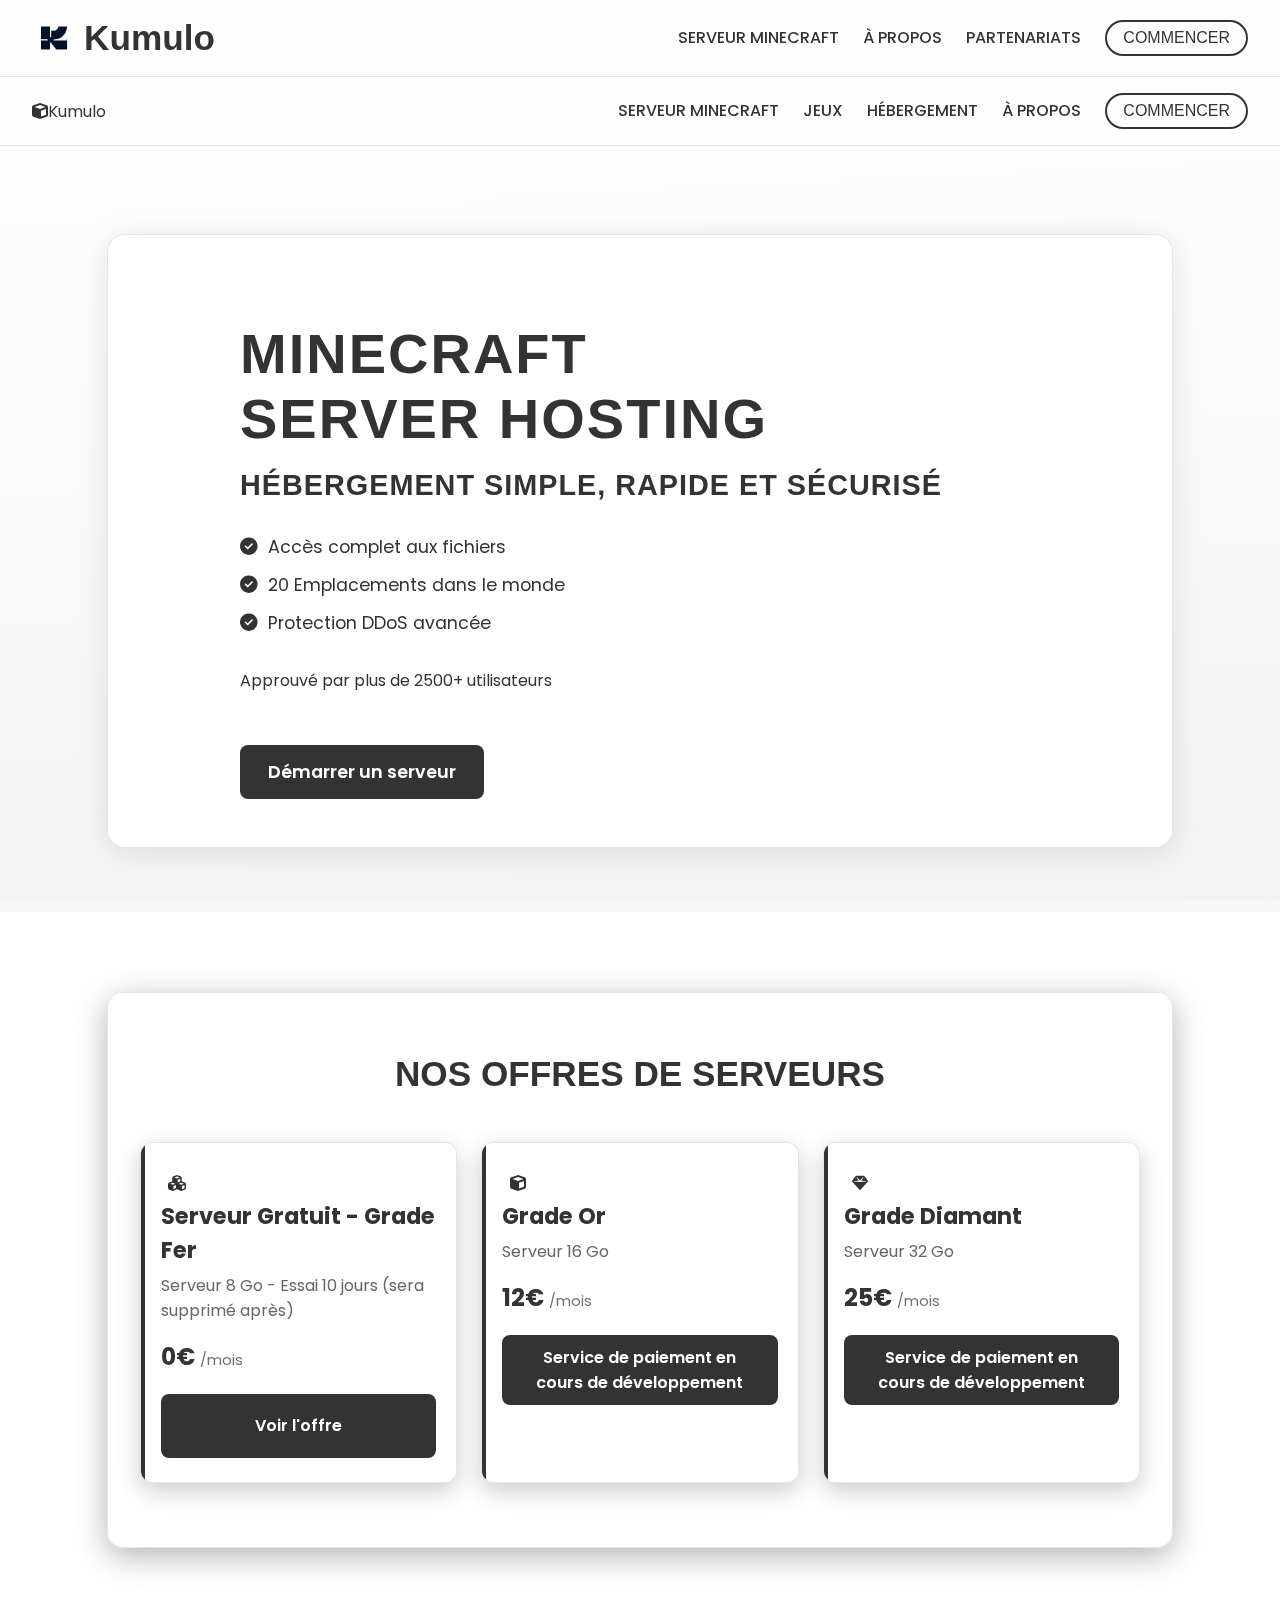
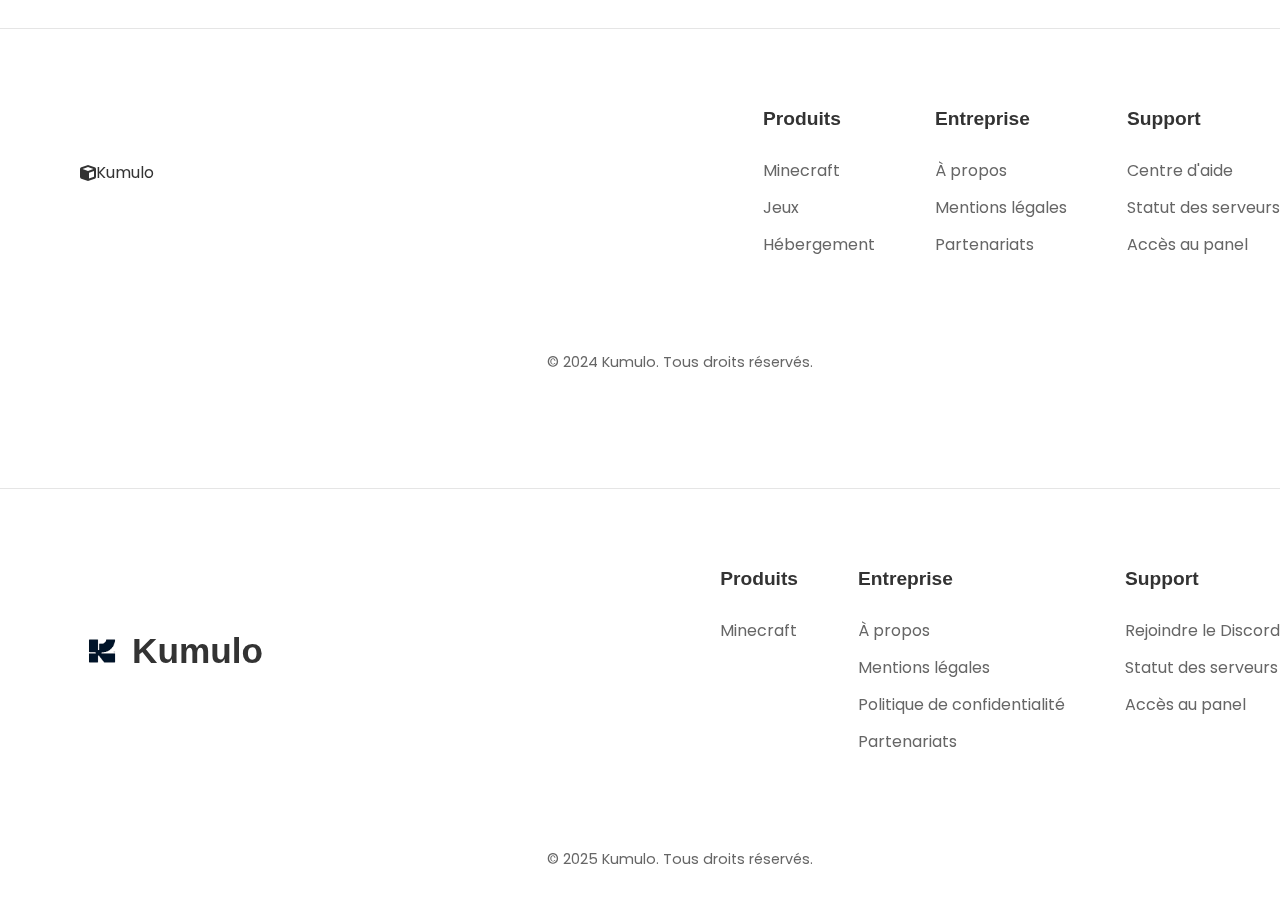
<file: index.html>
<!DOCTYPE html>
<html lang="fr">
<head>
    <meta charset="UTF-8">
    <meta name="viewport" content="width=device-width, initial-scale=1.0">
    <title>Kumulo - Hébergement Minecraft</title>
    <link rel="preconnect" href="https://fonts.googleapis.com">
    <link rel="preconnect" href="https://fonts.gstatic.com" crossorigin>
    <link href="https://fonts.googleapis.com/css2?family=Poppins:wght@400;500;600;700&display=swap" rel="stylesheet">
    <link rel="stylesheet" href="https://cdnjs.cloudflare.com/ajax/libs/font-awesome/6.4.0/css/all.min.css">
    <link rel="stylesheet" href="style.css">
    <link rel="icon" type="image/svg+xml" href="data:image/svg+xml,%3Csvg xmlns='http://www.w3.org/2000/svg' viewBox='0 0 512 512'%3E%3Cpath fill='%23ffffff' d='M234.5 5.7c13.9-5 29.1-5 43.1 0l192 68.6C495 83.4 512 107.5 512 134.6V377.4c0 27-17 51.2-42.5 60.3l-192 68.6c-13.9 5-29.1 5-43.1 0l-192-68.6C17 428.6 0 404.5 0 377.4V134.6c0-27 17-51.2 42.5-60.3l192-68.6zM256 66L82.3 128 256 190l173.7-62L256 66zm32 368.6l160-57.1v-188L288 246.6v188z'/%3E%3C/svg%3E">
</head>
<body>
    <nav class="navbar">
        <a href="index.html" class="navbar-brand"><i class="fas fa-cube"></i> Kumulo</a>
        <div class="navbar-toggle" id="mobile-menu">
            <span class="bar"></span>
            <span class="bar"></span>
            <span class="bar"></span>
        </div>
        <div class="navbar-links" id="navbar-links">
            <a href="offres.html">SERVEUR MINECRAFT</a>
            <a href="offres.html">JEUX</a>
            <a href="offres.html">HÉBERGEMENT</a>
            <a href="a-propos.html">À PROPOS</a>
            <a href="#" class="nav-button">COMMENCER</a>
        </div>
    </nav>
    <div class="hero-section">
        <div class="container">
            <div class="hero-content">
                <h1>MINECRAFT<br>SERVER <span class="highlight">HOSTING</span></h1>
                <div class="subtitle">Hébergement simple, rapide et sécurisé</div>
                <div class="features-list">
                    <div class="feature"><i class="fas fa-check-circle"></i> Accès complet aux fichiers</div>
                    <div class="feature"><i class="fas fa-check-circle"></i> 20 Emplacements dans le monde</div>
                    <div class="feature"><i class="fas fa-check-circle"></i> Protection DDoS avancée</div>
                </div>
                <div class="trusted-by">
                    <span>Approuvé par plus de 2500+ utilisateurs</span>
                    <div class="user-avatars">
                        <div class="avatar"></div>
                        <div class="avatar"></div>
                        <div class="avatar"></div>
                    </div>
                </div>
                <a href="offres.html" class="start-button">Démarrer un serveur</a>
            </div>
        </div>
    </div>
    
    <div class="container game-section">
        <h2>Nos offres de serveurs</h2>
        <div class="offers">
            <div class="offer">
                <div class="offer-icon"><i class="fas fa-cubes"></i></div>
                <div class="offer-title">Serveur Gratuit - Grade Fer</div>
                <div class="offer-desc">Serveur 8 Go - Essai 10 jours (sera supprimé après)</div>
                <div class="offer-price">0€ <span class="price-period">/mois</span></div>
                <a href="https://billing.kumulo.fr/products/minecraft/serveur-gratuit" class="offer-link">Voir l'offre</a>
            </div>
            <div class="offer">
                <div class="offer-icon"><i class="fas fa-cube"></i></div>
                <div class="offer-title">Grade Or</div>
                <div class="offer-desc">Serveur 16 Go</div>
                <div class="offer-price">12€ <span class="price-period">/mois</span></div>
                <a href="offres.html" class="offer-link">Service de paiement en cours de développement</a>
            </div>
            <div class="offer">
                <div class="offer-icon"><i class="fas fa-gem"></i></div>
                <div class="offer-title">Grade Diamant</div>
                <div class="offer-desc">Serveur 32 Go</div>
                <div class="offer-price">25€ <span class="price-period">/mois</span></div>
                <a href="offres.html" class="offer-link">Service de paiement en cours de développement</a>
            </div>
        </div>
    </div>
    <footer>
        <div class="footer-content">
            <div class="footer-logo">
                <i class="fas fa-cube"></i> Kumulo
            </div>
            <div class="footer-links">
                <div class="footer-column">
                    <h3>Produits</h3>
                    <a href="offres.html">Minecraft</a>
                    <a href="offres.html">Jeux</a>
                    <a href="offres.html">Hébergement</a>
                </div>
                <div class="footer-column">
                    <h3>Entreprise</h3>
                    <a href="a-propos.html">À propos</a>
                    <a href="legal.html">Mentions légales</a>
                    <a href="partenariats.html">Partenariats</a>
                </div>
                <div class="footer-column">
                    <h3>Support</h3>
                    <a href="#">Centre d'aide</a>
                    <a href="#">Statut des serveurs</a>
                    <a href="https://ptero.kumulo.fr">Accès au panel</a>
                </div>
            </div>
        </div>
        <div class="footer-bottom">
            <p>&copy; 2024 Kumulo. Tous droits réservés.</p>
        </div>
    </footer>
    <script src="script.js"></script>
</body>
</html>
</file>
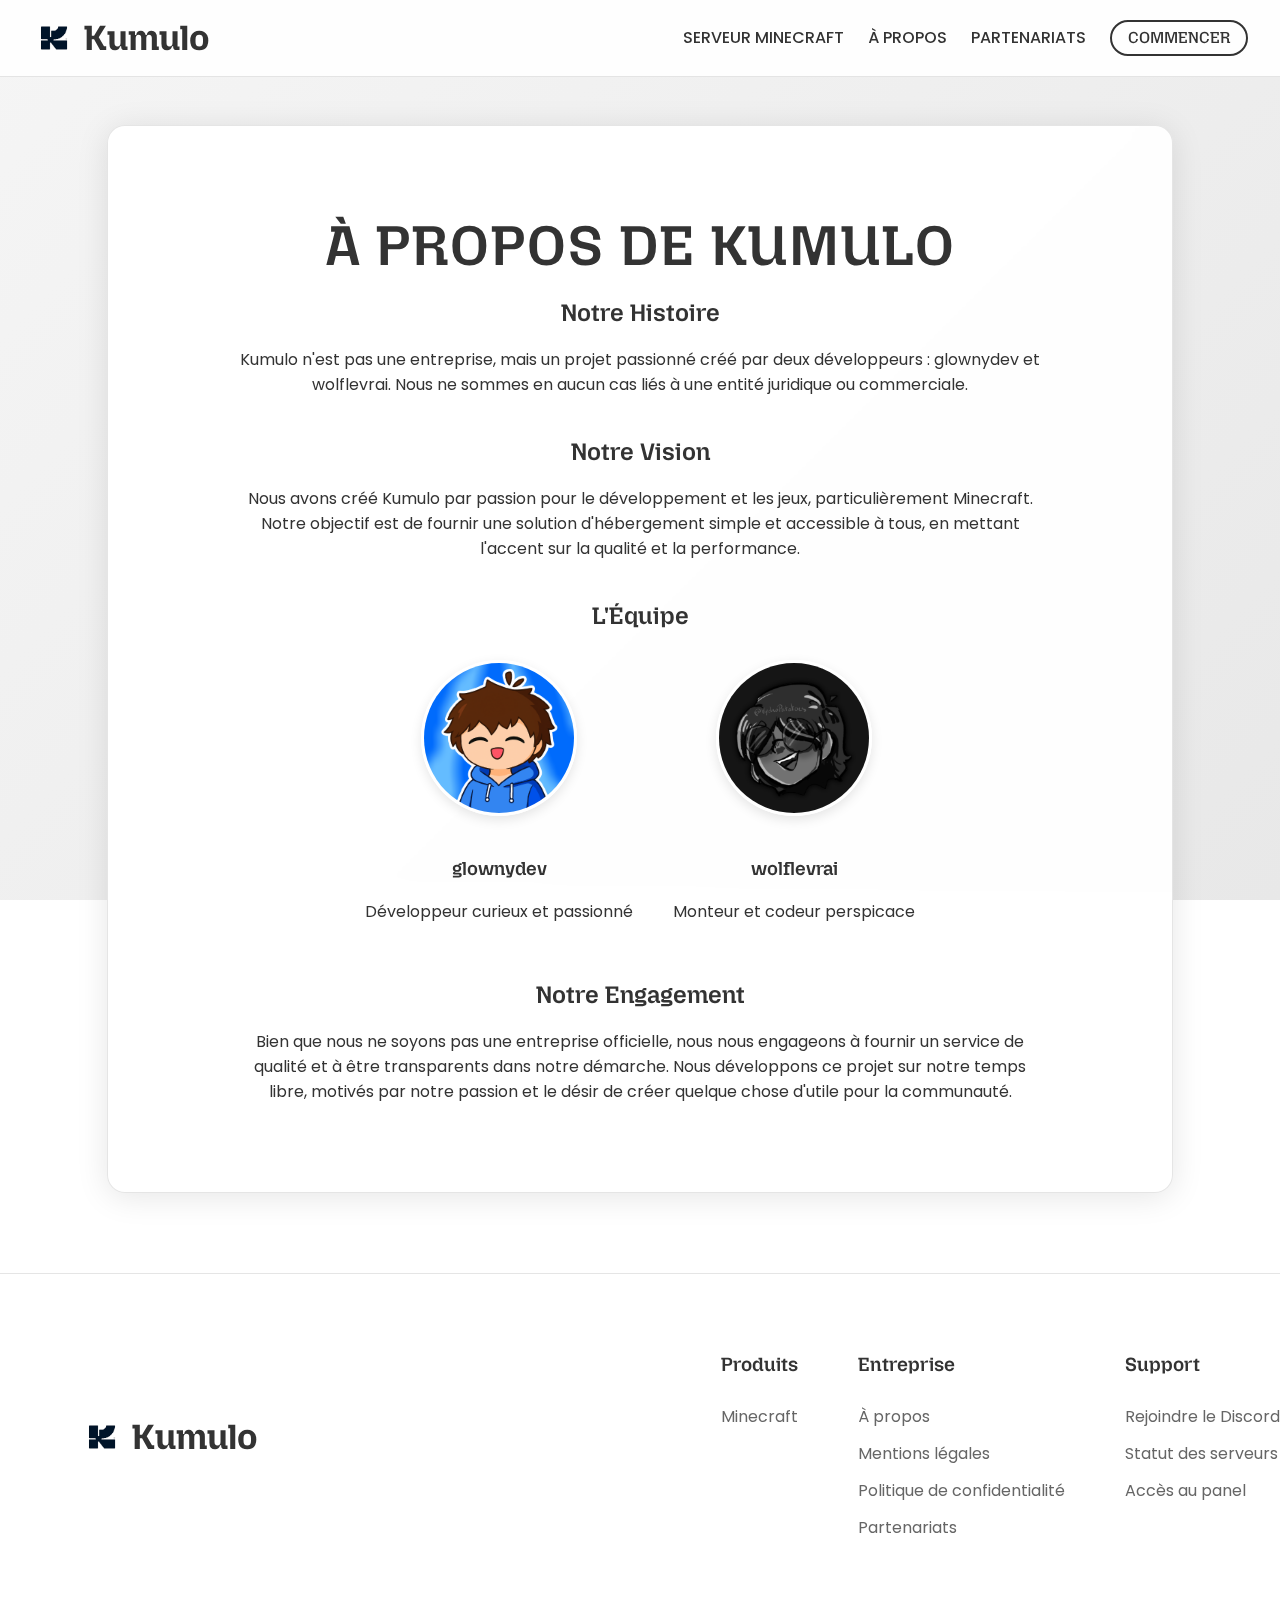
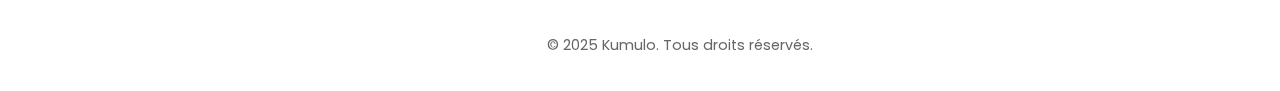
<file: a-propos.html>
<!DOCTYPE html>
<html lang="fr">
<head>
    <meta charset="UTF-8">
    <meta name="viewport" content="width=device-width, initial-scale=1.0">
    <title>À Propos - Kumulo</title>
    <link rel="preconnect" href="https://fonts.googleapis.com">
    <link rel="preconnect" href="https://fonts.gstatic.com" crossorigin>
    <link href="https://fonts.googleapis.com/css2?family=Poppins:wght@400;500;600;700&display=swap" rel="stylesheet">
    <link href="https://fonts.googleapis.com/css2?family=Mozilla+Headline:wght@200..700&display=swap" rel="stylesheet">
    <link rel="stylesheet" href="https://cdnjs.cloudflare.com/ajax/libs/font-awesome/6.4.0/css/all.min.css">
    <link rel="stylesheet" href="style.css">
    <link rel="icon" type="image/png" href="assets/logo.png">
</head>
<body>
    <nav class="navbar">
        <a href="index.html" class="navbar-brand">
            <img src="assets/logo.png" alt="Kumulo" style="height: 44px; width: auto; margin-right: 8px;">
            <span class="brand-text">Kumulo</span>
        </a>
        <div class="navbar-toggle" id="mobile-menu">
            <span class="bar"></span>
            <span class="bar"></span>
            <span class="bar"></span>
        </div>
        <div class="navbar-links" id="navbar-links">
            <a href="offres.html">SERVEUR MINECRAFT</a>
            <a href="a-propos.html">À PROPOS</a>
            <a href="partenariats.html">PARTENARIATS</a>
            <a href="https://billing.kumulo.fr" class="nav-button">COMMENCER</a>
        </div>
    </nav>

    <div class="container">
        <h1>À Propos de Kumulo</h1>
        <div class="about-content">
            <section class="about-section">
                <h2>Notre Histoire</h2>
                <p>Kumulo n'est pas une entreprise, mais un projet passionné créé par deux développeurs : glownydev et wolflevrai. Nous ne sommes en aucun cas liés à une entité juridique ou commerciale.</p>
            </section>

            <section class="about-section">
                <h2>Notre Vision</h2>
                <p>Nous avons créé Kumulo par passion pour le développement et les jeux, particulièrement Minecraft. Notre objectif est de fournir une solution d'hébergement simple et accessible à tous, en mettant l'accent sur la qualité et la performance.</p>
            </section>

            <section class="about-section">
                <h2>L'Équipe</h2>
                <div class="team-members">
                    <div class="team-member">
                        <img src="glowny.png" alt="glownydev">
                        <h3>glownydev</h3>
                        <p>Développeur curieux et passionné</p>
                    </div>
                    <div class="team-member">
                        <img src="wolf.png" alt="wolflevrai">
                        <h3>wolflevrai</h3>
                        <p>Monteur et codeur perspicace</p>
                    </div>
                </div>
            </section>

            <section class="about-section">
                <h2>Notre Engagement</h2>
                <p>Bien que nous ne soyons pas une entreprise officielle, nous nous engageons à fournir un service de qualité et à être transparents dans notre démarche. Nous développons ce projet sur notre temps libre, motivés par notre passion et le désir de créer quelque chose d'utile pour la communauté.</p>
            </section>
        </div>
    </div>

    <footer>
        <div class="footer-content">
            <div class="footer-logo">
                <img src="assets/logo.png" alt="Kumulo" style="height: 44px; width: auto; margin-right: 8px;">
                <span class="brand-text">Kumulo</span>
            </div>
            <div class="footer-links">
                <div class="footer-column">
                    <h3>Produits</h3>
                    <a href="offres.html">Minecraft</a>
                </div>
                <div class="footer-column">
                    <h3>Entreprise</h3>
                    <a href="a-propos.html">À propos</a>
                    <a href="legal.html">Mentions légales</a>
                    <a href="confidentialite.html">Politique de confidentialité</a>
                    <a href="partenariats.html">Partenariats</a>
                </div>
                <div class="footer-column">
                    <h3>Support</h3>
                    <a href="https://discord.gg/s9mxpgkmgZ">Rejoindre le Discord</a>
                    <a href="#" data-toast="Cette fonctionnalité est en cours de développement, veuillez patienter">Statut des serveurs</a>
                    <a href="https://ptero.kumulo.fr">Accès au panel</a>
                </div>
            </div>
        </div>
        <div class="footer-bottom">
            <p>&copy; 2025 Kumulo. Tous droits réservés.</p>
        </div>
    </footer>
</file>
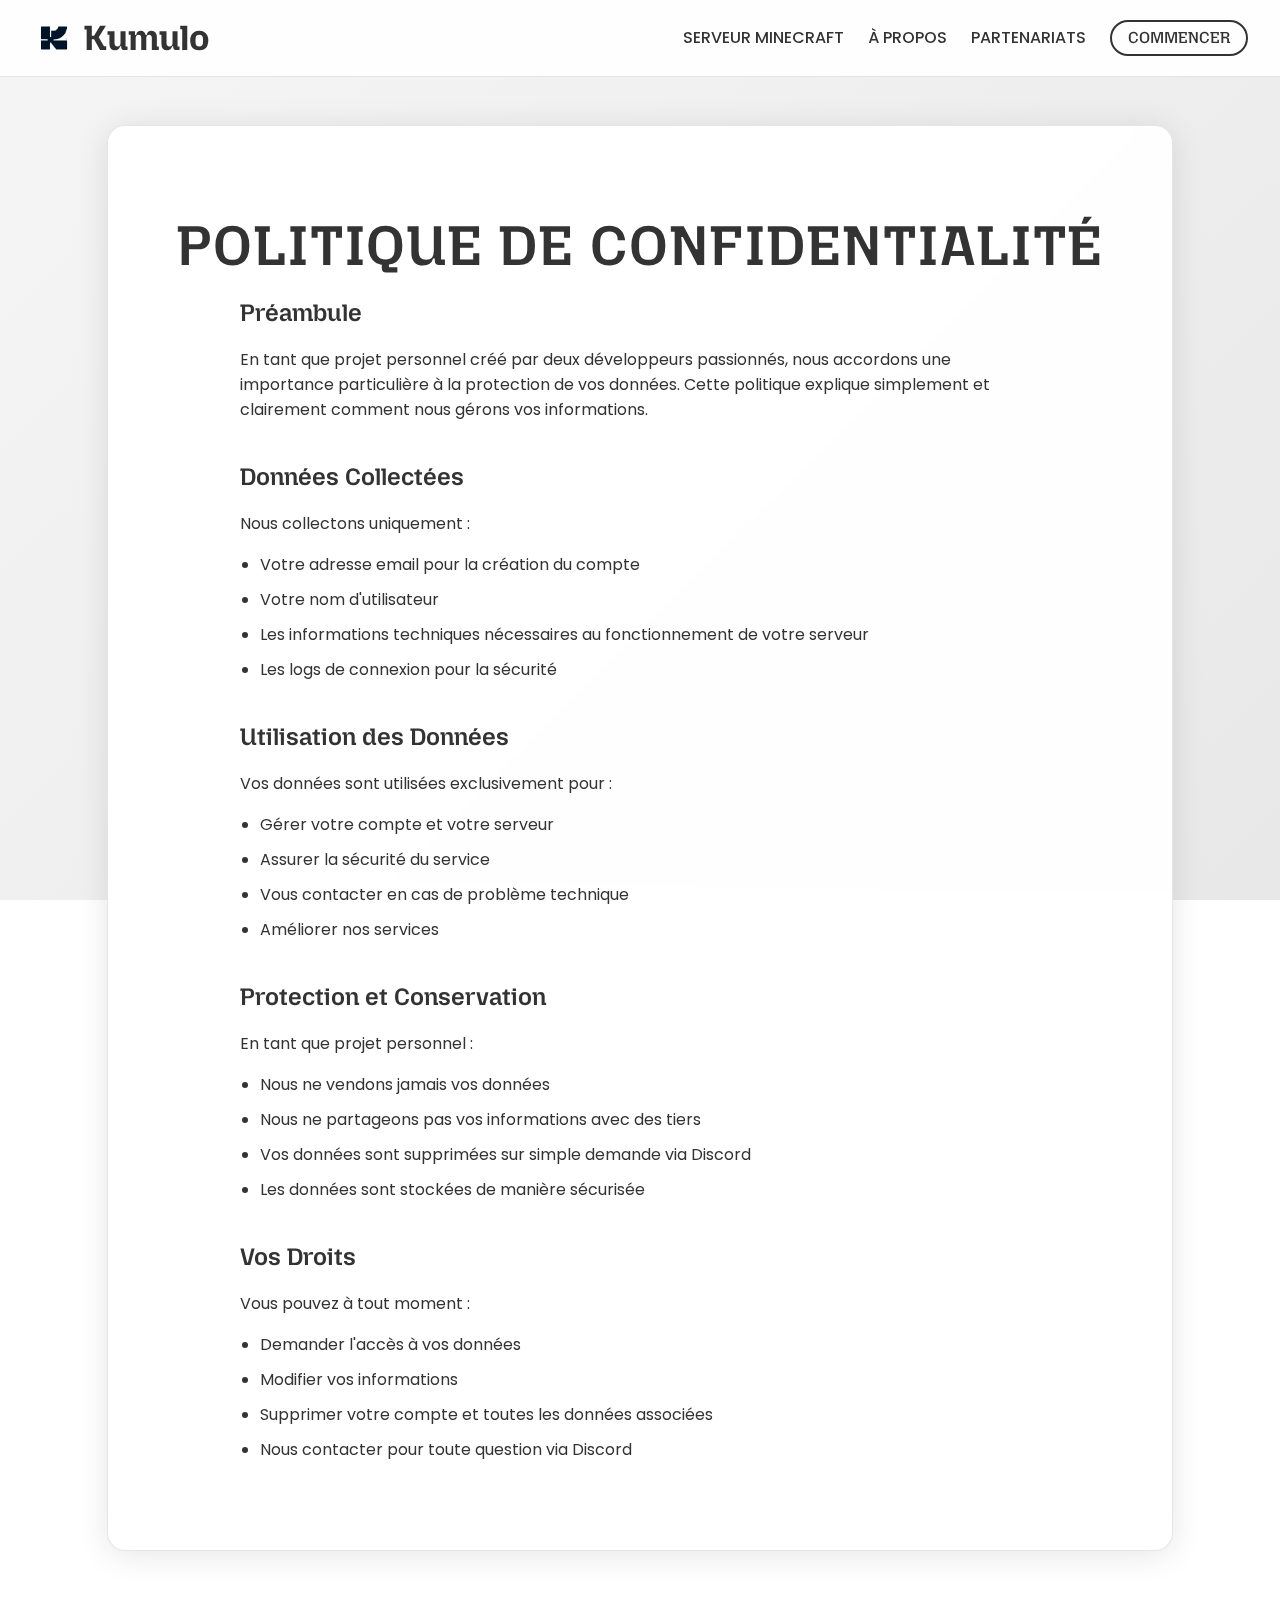
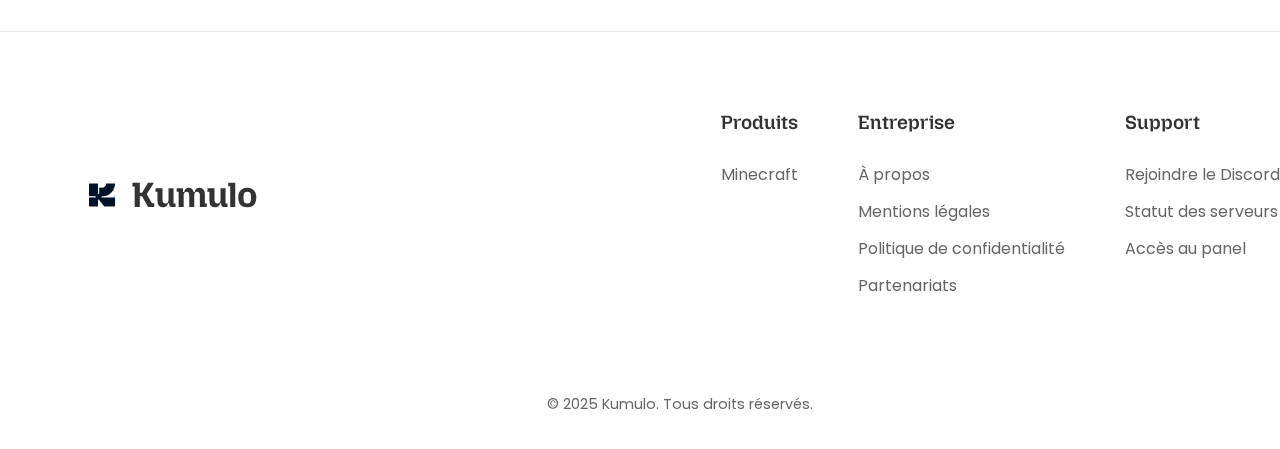
<file: confidentialite.html>
<!DOCTYPE html>
<html lang="fr">
<head>
    <meta charset="UTF-8">
    <meta name="viewport" content="width=device-width, initial-scale=1.0">
    <title>Politique de Confidentialité - Kumulo</title>
    <link rel="preconnect" href="https://fonts.googleapis.com">
    <link rel="preconnect" href="https://fonts.gstatic.com" crossorigin>
    <link href="https://fonts.googleapis.com/css2?family=Poppins:wght@400;500;600;700&display=swap" rel="stylesheet">
    <link href="https://fonts.googleapis.com/css2?family=Mozilla+Headline:wght@200..700&display=swap" rel="stylesheet">
    <link rel="stylesheet" href="https://cdnjs.cloudflare.com/ajax/libs/font-awesome/6.4.0/css/all.min.css">
    <link rel="stylesheet" href="style.css">
    <link rel="icon" type="image/png" href="assets/logo.png">
    <script src="script.js"></script>
</head>
<body>


    <div class="container">
        <h1>Politique de Confidentialité</h1>
        <div class="privacy-content">
            <section class="privacy-section">
                <h2>Préambule</h2>
                <p>En tant que projet personnel créé par deux développeurs passionnés, nous accordons une importance particulière à la protection de vos données. Cette politique explique simplement et clairement comment nous gérons vos informations.</p>
            </section>

            <section class="privacy-section">
                <h2>Données Collectées</h2>
                <p>Nous collectons uniquement :</p>
                <ul>
                    <li>Votre adresse email pour la création du compte</li>
                    <li>Votre nom d'utilisateur</li>
                    <li>Les informations techniques nécessaires au fonctionnement de votre serveur</li>
                    <li>Les logs de connexion pour la sécurité</li>
                </ul>
            </section>

            <section class="privacy-section">
                <h2>Utilisation des Données</h2>
                <p>Vos données sont utilisées exclusivement pour :</p>
                <ul>
                    <li>Gérer votre compte et votre serveur</li>
                    <li>Assurer la sécurité du service</li>
                    <li>Vous contacter en cas de problème technique</li>
                    <li>Améliorer nos services</li>
                </ul>
            </section>

            <section class="privacy-section">
                <h2>Protection et Conservation</h2>
                <p>En tant que projet personnel :</p>
                <ul>
                    <li>Nous ne vendons jamais vos données</li>
                    <li>Nous ne partageons pas vos informations avec des tiers</li>
                    <li>Vos données sont supprimées sur simple demande via Discord</li>
                    <li>Les données sont stockées de manière sécurisée</li>
                </ul>
            </section>

            <section class="privacy-section">
                <h2>Vos Droits</h2>
                <p>Vous pouvez à tout moment :</p>
                <ul>
                    <li>Demander l'accès à vos données</li>
                    <li>Modifier vos informations</li>
                    <li>Supprimer votre compte et toutes les données associées</li>
                    <li>Nous contacter pour toute question via Discord</li>
                </ul>
            </section>
        </div>
    </div>
</file>
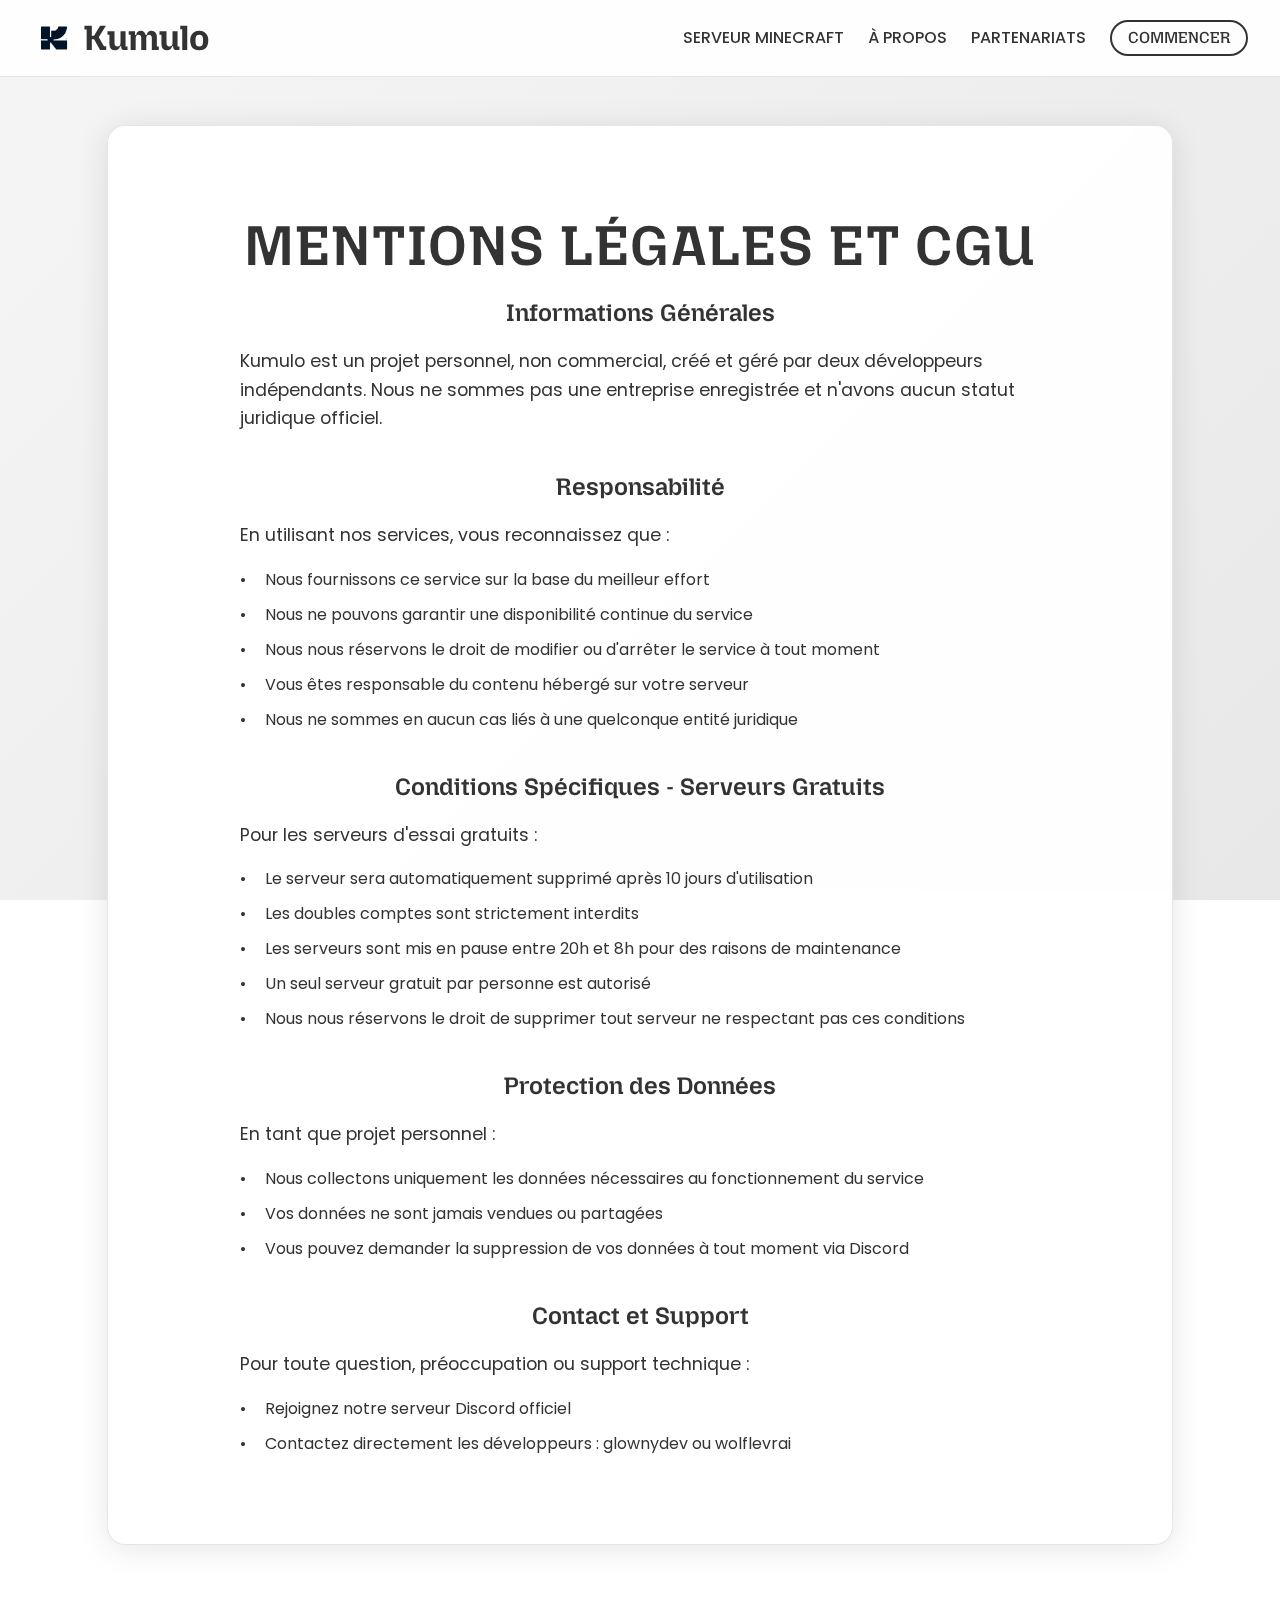
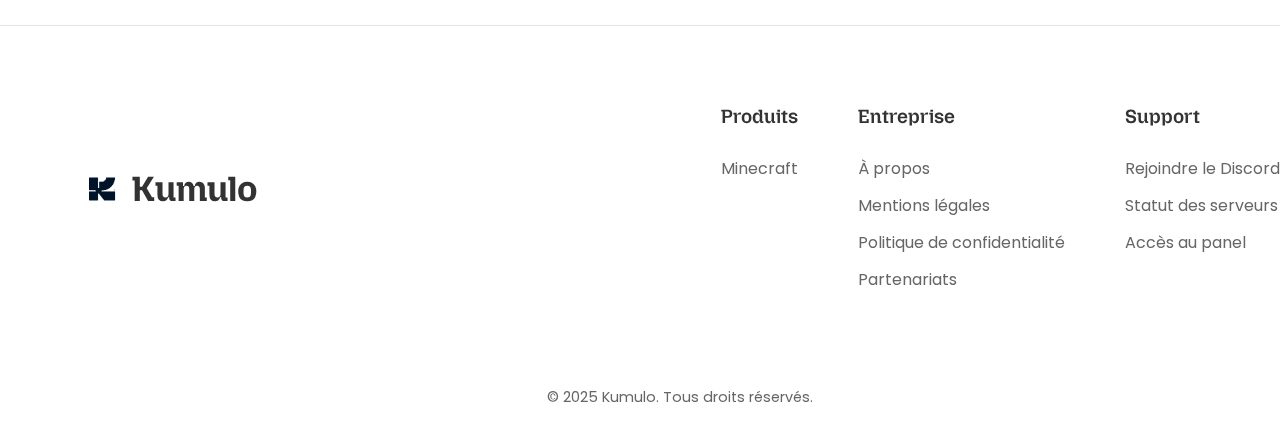
<file: legal.html>
<!DOCTYPE html>
<html lang="fr">
<head>
    <meta charset="UTF-8">
    <meta name="viewport" content="width=device-width, initial-scale=1.0">
    <title>Mentions Légales - Kumulo</title>
    <link rel="preconnect" href="https://fonts.googleapis.com">
    <link rel="preconnect" href="https://fonts.gstatic.com" crossorigin>
    <link href="https://fonts.googleapis.com/css2?family=Poppins:wght@400;500;600;700&display=swap" rel="stylesheet">
    <link href="https://fonts.googleapis.com/css2?family=Mozilla+Headline:wght@200..700&display=swap" rel="stylesheet">
    <link rel="stylesheet" href="https://cdnjs.cloudflare.com/ajax/libs/font-awesome/6.4.0/css/all.min.css">
    <link rel="stylesheet" href="style.css">
    <link rel="icon" type="image/png" href="assets/logo.png">
    <script src="script.js"></script>
</head>
<body>


    <div class="container">
        <h1>Mentions Légales et CGU</h1>
        <div class="legal-content">
            <section class="legal-section">
                <h2>Informations Générales</h2>
                <p>Kumulo est un projet personnel, non commercial, créé et géré par deux développeurs indépendants. Nous ne sommes pas une entreprise enregistrée et n'avons aucun statut juridique officiel.</p>
            </section>

            <section class="legal-section">
                <h2>Responsabilité</h2>
                <p>En utilisant nos services, vous reconnaissez que :</p>
                <ul>
                    <li>Nous fournissons ce service sur la base du meilleur effort</li>
                    <li>Nous ne pouvons garantir une disponibilité continue du service</li>
                    <li>Nous nous réservons le droit de modifier ou d'arrêter le service à tout moment</li>
                    <li>Vous êtes responsable du contenu hébergé sur votre serveur</li>
                    <li>Nous ne sommes en aucun cas liés à une quelconque entité juridique</li>
                </ul>
            </section>

            <section class="legal-section">
                <h2>Conditions Spécifiques - Serveurs Gratuits</h2>
                <p>Pour les serveurs d'essai gratuits :</p>
                <ul>
                    <li>Le serveur sera automatiquement supprimé après 10 jours d'utilisation</li>
                    <li>Les doubles comptes sont strictement interdits</li>
                    <li>Les serveurs sont mis en pause entre 20h et 8h pour des raisons de maintenance</li>
                    <li>Un seul serveur gratuit par personne est autorisé</li>
                    <li>Nous nous réservons le droit de supprimer tout serveur ne respectant pas ces conditions</li>
                </ul>
            </section>

            <section class="legal-section">
                <h2>Protection des Données</h2>
                <p>En tant que projet personnel :</p>
                <ul>
                    <li>Nous collectons uniquement les données nécessaires au fonctionnement du service</li>
                    <li>Vos données ne sont jamais vendues ou partagées</li>
                    <li>Vous pouvez demander la suppression de vos données à tout moment via Discord</li>
                </ul>
            </section>

            <section class="legal-section">
                <h2>Contact et Support</h2>
                <p>Pour toute question, préoccupation ou support technique :</p>
                <ul>
                    <li>Rejoignez notre serveur Discord officiel</li>
                    <li>Contactez directement les développeurs : glownydev ou wolflevrai</li>
                </ul>
            </section>
        </div>
    </div>
</file>
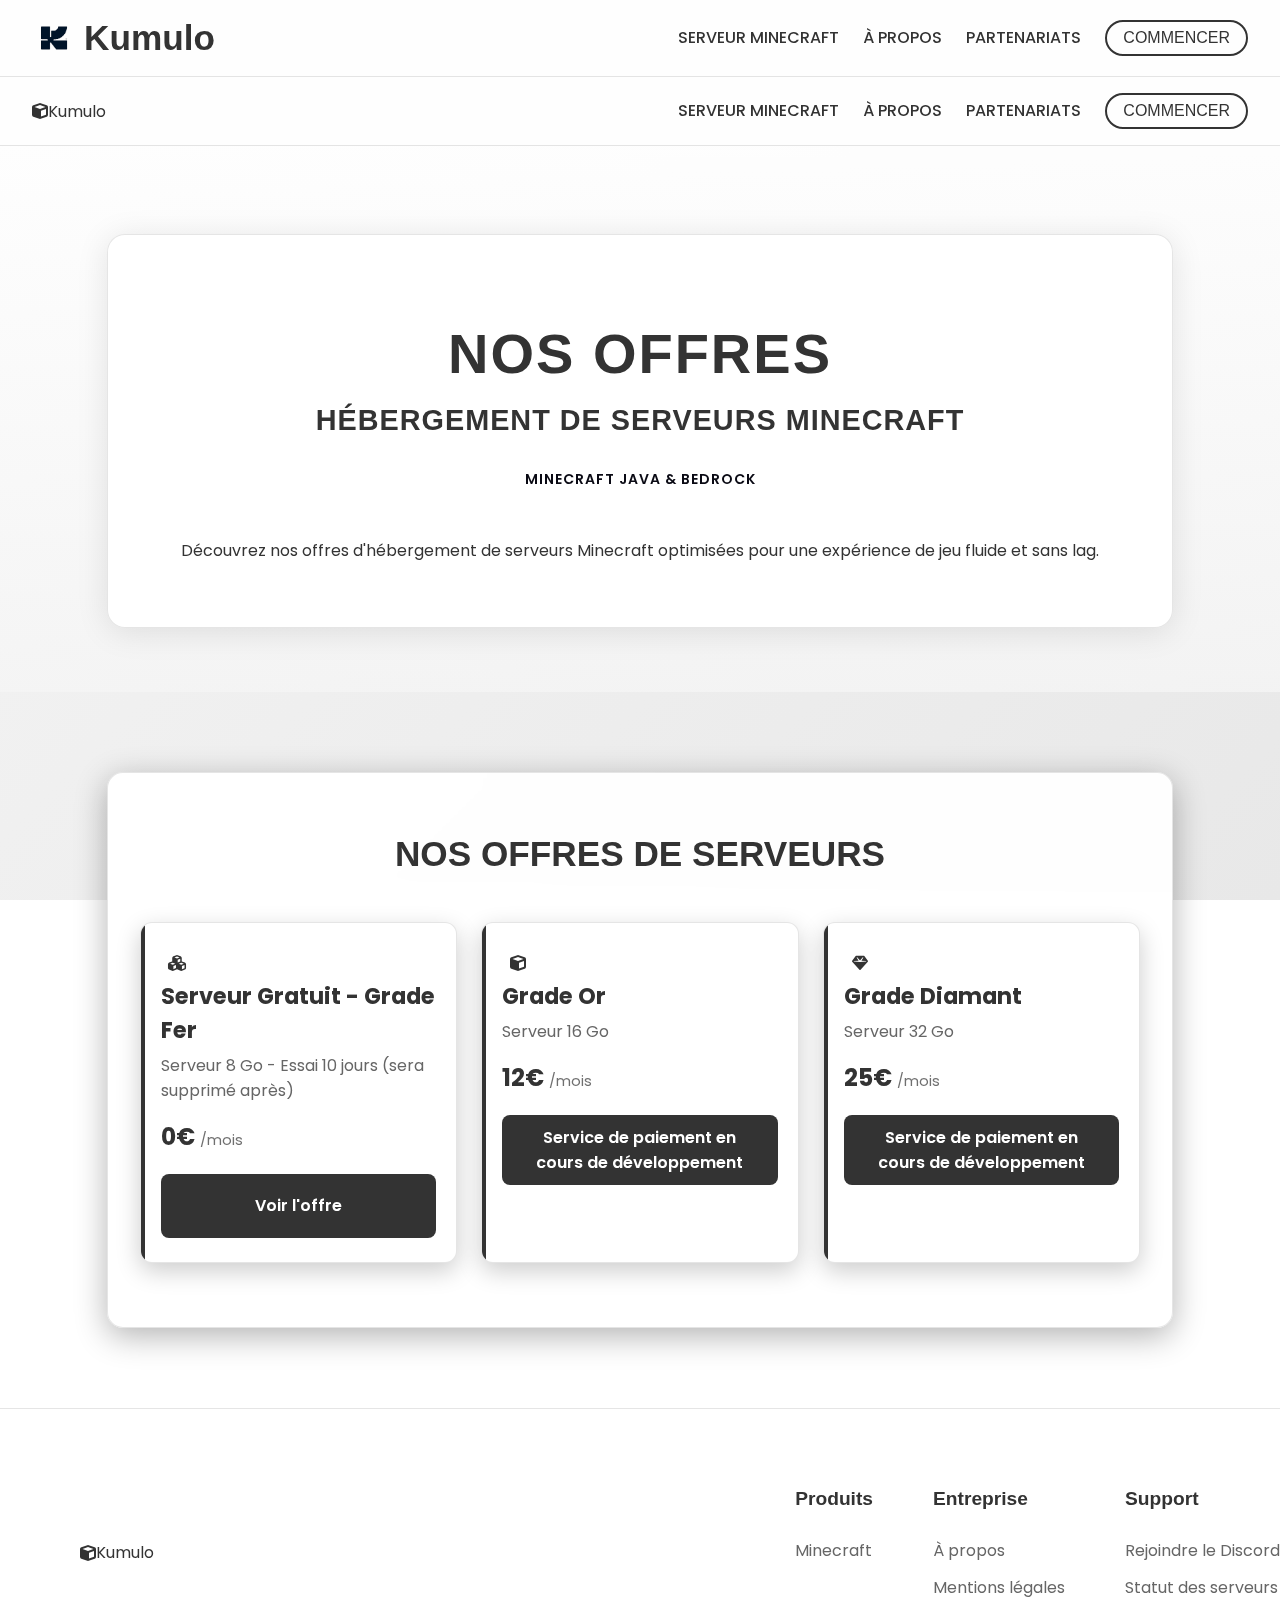
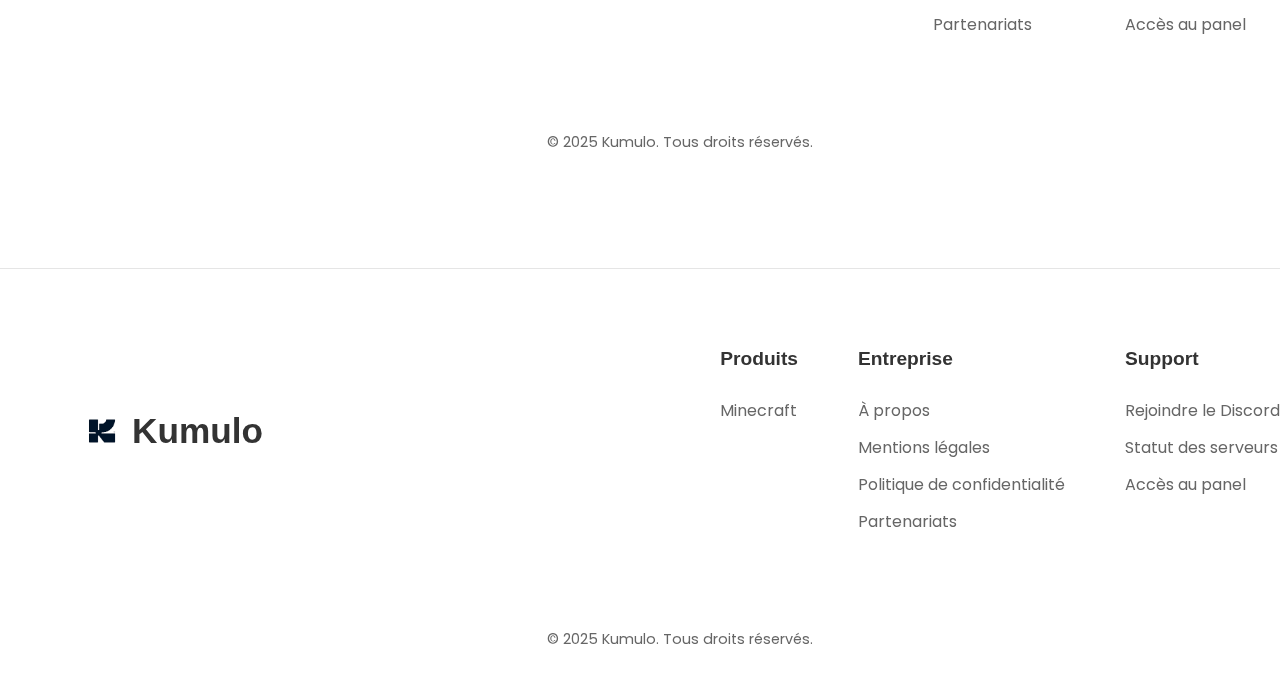
<file: offres.html>
<!DOCTYPE html>
<html lang="fr">
<head>
    <meta charset="UTF-8">
    <meta name="viewport" content="width=device-width, initial-scale=1.0">
    <title>Nos Offres - Kumulo</title>
    <link rel="preconnect" href="https://fonts.googleapis.com">
    <link rel="preconnect" href="https://fonts.gstatic.com" crossorigin>
    <link href="https://fonts.googleapis.com/css2?family=Poppins:wght@400;500;600;700&display=swap" rel="stylesheet">
    <link rel="stylesheet" href="https://cdnjs.cloudflare.com/ajax/libs/font-awesome/6.4.0/css/all.min.css">
    <link rel="stylesheet" href="style.css">
    <link rel="icon" type="image/svg+xml" href="data:image/svg+xml,%3Csvg xmlns='http://www.w3.org/2000/svg' viewBox='0 0 512 512'%3E%3Cpath fill='%23ffffff' d='M234.5 5.7c13.9-5 29.1-5 43.1 0l192 68.6C495 83.4 512 107.5 512 134.6V377.4c0 27-17 51.2-42.5 60.3l-192 68.6c-13.9 5-29.1 5-43.1 0l-192-68.6C17 428.6 0 404.5 0 377.4V134.6c0-27 17-51.2 42.5-60.3l192-68.6zM256 66L82.3 128 256 190l173.7-62L256 66zm32 368.6l160-57.1v-188L288 246.6v188z'/%3E%3C/svg%3E">
</head>
<body>
    <nav class="navbar">
        <a href="index.html" class="navbar-brand"><i class="fas fa-cube"></i> Kumulo</a>
        <div class="navbar-toggle" id="mobile-menu">
            <span class="bar"></span>
            <span class="bar"></span>
            <span class="bar"></span>
        </div>
        <div class="navbar-links" id="navbar-links">
            <a href="offres.html">SERVEUR MINECRAFT</a>
            <a href="a-propos.html">À PROPOS</a>
            <a href="partenariats.html">PARTENARIATS</a>
            <a href="https://billing.kumulo.fr" class="nav-button">COMMENCER</a>
        </div>
    </nav>
    <div class="hero-section">
        <div class="container">
            <h1>NOS OFFRES</h1>
            <div class="subtitle">HÉBERGEMENT DE SERVEURS MINECRAFT</div>
            <div class="badge">MINECRAFT JAVA & BEDROCK</div>
            <p>Découvrez nos offres d'hébergement de serveurs Minecraft optimisées pour une expérience de jeu fluide et sans lag.</p>
        </div>
    </div>
    
    <div class="container game-section">
        <h2>Nos offres de serveurs</h2>
        <div class="offers">
            <div class="offer">
                <div class="offer-icon"><i class="fas fa-cubes"></i></div>
                <div class="offer-title">Serveur Gratuit - Grade Fer</div>
                <div class="offer-desc">Serveur 8 Go - Essai 10 jours (sera supprimé après)</div>
                <div class="offer-price">0€ <span class="price-period">/mois</span></div>
                <a href="https://billing.kumulo.fr/products/minecraft/serveur-gratuit" class="offer-link">Voir l'offre</a>
            </div>
            <div class="offer">
                <div class="offer-icon"><i class="fas fa-cube"></i></div>
                <div class="offer-title">Grade Or</div>
                <div class="offer-desc">Serveur 16 Go</div>
                <div class="offer-price">12€ <span class="price-period">/mois</span></div>
                <a href="#" class="offer-link" data-toast="Service de paiement en cours de développement">Service de paiement en cours de développement</a>
            </div>
            <div class="offer">
                <div class="offer-icon"><i class="fas fa-gem"></i></div>
                <div class="offer-title">Grade Diamant</div>
                <div class="offer-desc">Serveur 32 Go</div>
                <div class="offer-price">25€ <span class="price-period">/mois</span></div>
                <a href="#" class="offer-link" data-toast="Service de paiement en cours de développement">Service de paiement en cours de développement</a>
            </div>
        </div>
        

    </div>
    <footer>
        <div class="footer-content">
            <div class="footer-logo">
                <i class="fas fa-cube"></i> Kumulo
            </div>
            <div class="footer-links">
                <div class="footer-column">
                    <h3>Produits</h3>
                    <a href="offres.html">Minecraft</a>
                </div>
                <div class="footer-column">
                    <h3>Entreprise</h3>
                    <a href="a-propos.html">À propos</a>
                    <a href="legal.html">Mentions légales</a>
                    <a href="partenariats.html">Partenariats</a>
                </div>
                <div class="footer-column">
                    <h3>Support</h3>
                    <a href="https://discord.gg/fDdbjMj9NM">Rejoindre le Discord</a>
                    <a href="#" data-toast="Cette fonctionnalité est en cours de développement, veuillez patienter">Statut des serveurs</a>
                    <a href="https://ptero.kumulo.fr">Accès au panel</a>
                </div>
            </div>
        </div>
        <div class="footer-bottom">
            <p>&copy; 2025 Kumulo. Tous droits réservés.</p>
        </div>
    </footer>
    <script src="script.js"></script>
</body>
</html>
</file>
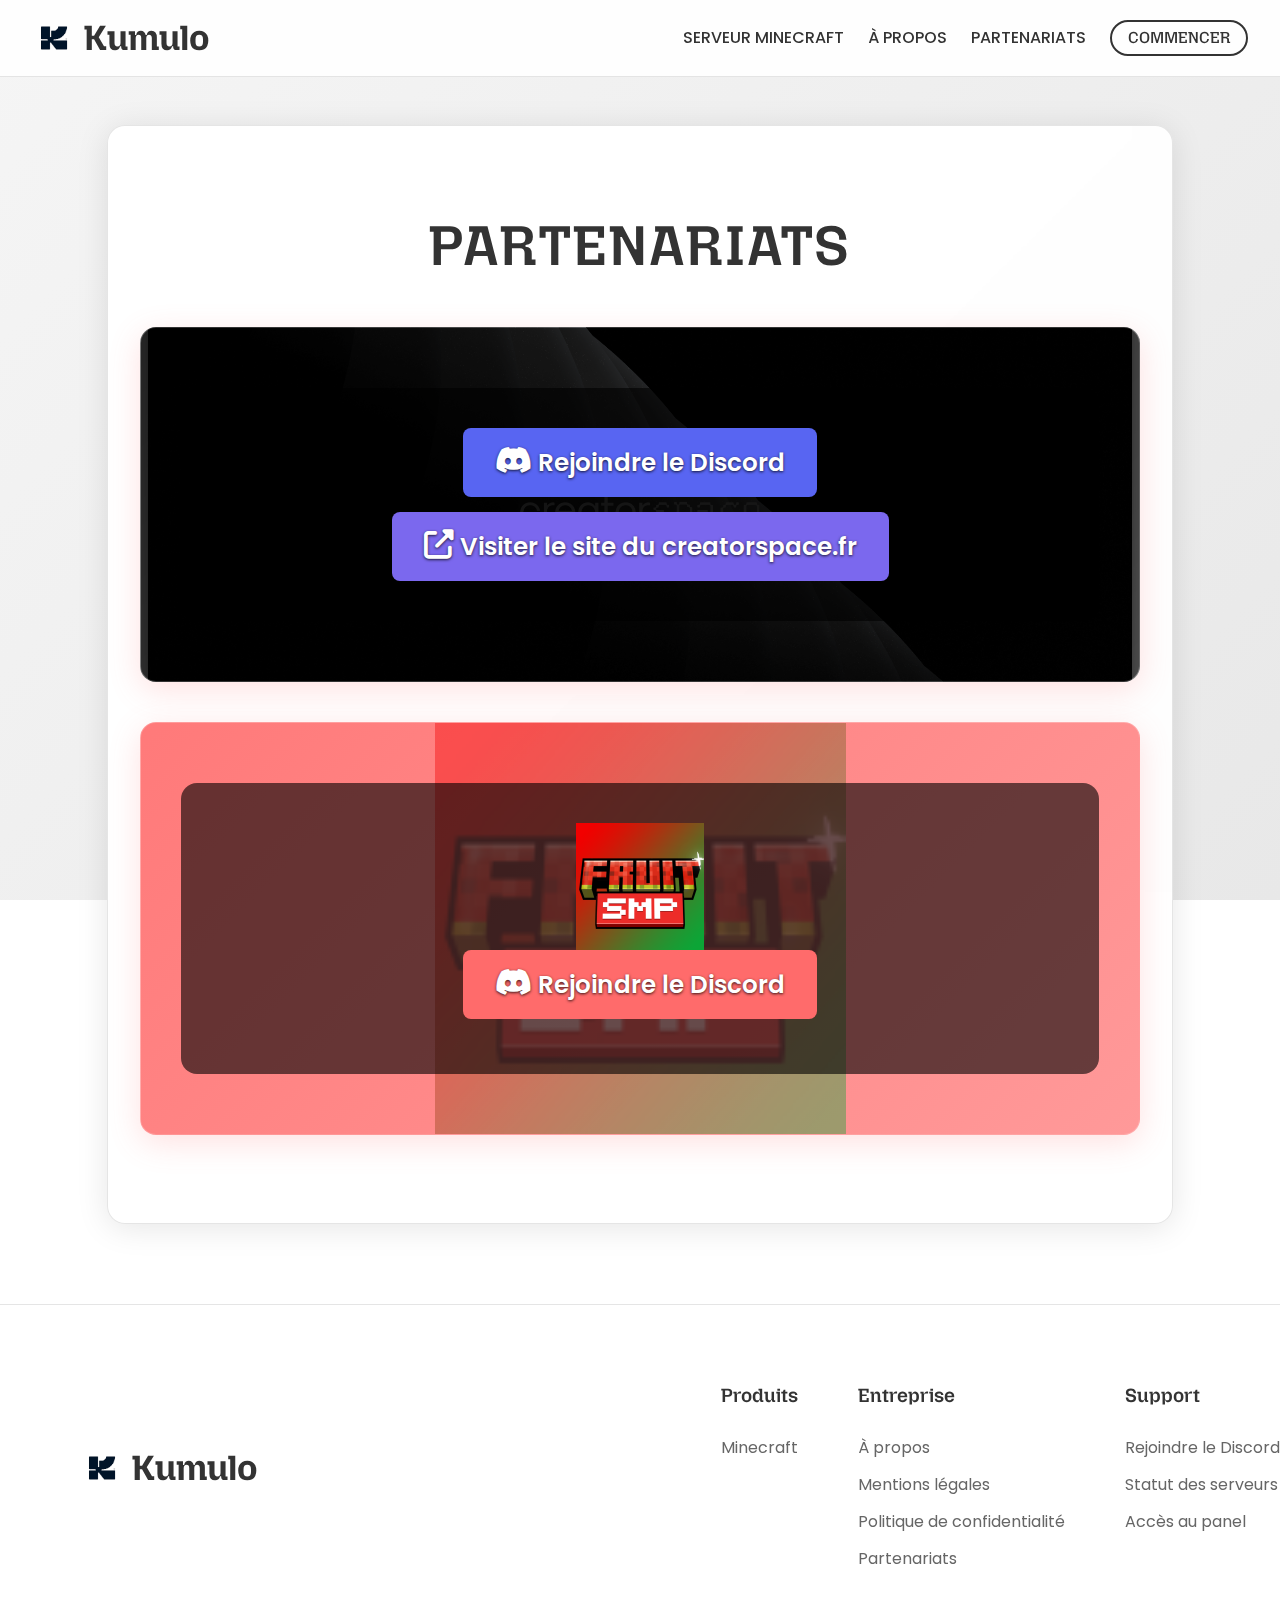
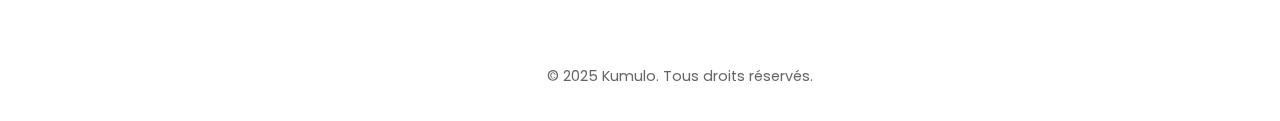
<file: partenariats.html>
<!DOCTYPE html>
<html lang="fr">
<head>
    <meta charset="UTF-8">
    <meta name="viewport" content="width=device-width, initial-scale=1.0">
    <title>Partenariats - Kumulo</title>
    <link rel="preconnect" href="https://fonts.googleapis.com">
    <link rel="preconnect" href="https://fonts.gstatic.com" crossorigin>
    <link href="https://fonts.googleapis.com/css2?family=Poppins:wght@400;500;600;700&display=swap" rel="stylesheet">
    <link href="https://fonts.googleapis.com/css2?family=Mozilla+Headline:wght@200..700&display=swap" rel="stylesheet">
    <link rel="stylesheet" href="https://cdnjs.cloudflare.com/ajax/libs/font-awesome/6.4.0/css/all.min.css">
    <link rel="stylesheet" href="style.css">
    <link rel="icon" type="image/png" href="assets/logo.png">
    <script src="script.js"></script>
</head>
<body>


    <div class="container">
        <h1>Partenariats</h1>
        <div class="partners">
            <div class="partner creator-banner" id="creatorBanner">
                <div class="creator-content initial">
                    <a href="https://discord.gg/xFEwp4wfex" class="discord-button" target="_blank" style="margin-bottom: 15px; display: inline-block;">
                        <i class="fab fa-discord"></i> Rejoindre le Discord
                    </a>
                    <a href="https://creatorspace.fr" class="discord-button" target="_blank" style="background-color: #7B68EE; display: block;">
                        <i class="fas fa-external-link-alt"></i> Visiter le site du creatorspace.fr
                    </a>
                </div>
                <div class="creator-content hidden">
                <svg width="477" height="81" viewBox="0 0 477 81" fill="none" xmlns="http://www.w3.org/2000/svg">
<path d="M20.08 55.68C8.08 55.68 0 47.36 0 34.88C0 22.4 8.08 14.08 20.08 14.08C30.24 14.08 38.08 20.72 39.6 30.72H33.52C32.32 24.08 26.96 19.68 20.08 19.68C11.92 19.68 6.4 25.76 6.4 34.88C6.4 44 11.92 50.08 20.08 50.08C26.96 50.08 32.4 45.52 33.6 38.64H39.68C38.16 48.8 30.32 55.68 20.08 55.68Z" fill="white"/>
<path d="M53.7887 54.88H47.3887V14.88H53.7887V20.4C56.6688 16.64 61.2288 14.08 65.2288 14.08C66.4288 14.08 67.7088 14.4 68.5088 14.88V19.68H65.7887C58.5887 19.68 53.7887 24.4 53.7887 31.52V54.88Z" fill="white"/>
<path d="M89.8456 55.68C77.8456 55.68 69.7656 47.36 69.7656 34.88C69.7656 22.4 77.8456 14.08 89.8456 14.08C101.846 14.08 109.926 22.72 109.926 35.52L109.286 36.16H76.2456C76.5656 44.48 82.0056 50.08 89.8456 50.08C95.7656 50.08 100.886 46.56 102.646 41.28H109.046C106.486 49.92 98.8056 55.68 89.8456 55.68ZM76.5656 30.56H103.126C101.686 24.08 96.3256 19.68 89.8456 19.68C83.3656 19.68 78.0056 24.08 76.5656 30.56Z" fill="white"/>
<path d="M135.223 55.68C123.543 55.68 115.703 47.36 115.703 34.88C115.703 22.4 123.543 14.08 135.223 14.08C140.583 14.08 146.343 17.12 149.463 21.6V14.88H155.863V54.88H149.463V48.16C146.343 52.64 140.583 55.68 135.223 55.68ZM135.863 50.08C144.023 50.08 149.463 44 149.463 34.88C149.463 25.76 144.023 19.68 135.863 19.68C127.623 19.68 122.103 25.76 122.103 34.88C122.103 44 127.623 50.08 135.863 50.08Z" fill="white"/>
<path d="M179.793 55.68C172.673 55.68 167.873 51.28 167.873 44.64V20.48H161.473V14.88H167.873V0H174.273V14.88H185.953V20.48H174.273V44.64C174.273 47.92 176.353 50.08 179.393 50.08H186.353V54.88C184.353 55.36 181.713 55.68 179.793 55.68Z" fill="white"/>
<path d="M210.158 55.68C198.158 55.68 190.078 47.36 190.078 34.88C190.078 22.4 198.158 14.08 210.158 14.08C222.158 14.08 230.238 22.4 230.238 34.88C230.238 47.36 222.158 55.68 210.158 55.68ZM210.158 50.08C218.318 50.08 223.838 44 223.838 34.88C223.838 25.76 218.318 19.68 210.158 19.68C201.998 19.68 196.478 25.76 196.478 34.88C196.478 44 201.998 50.08 210.158 50.08Z" fill="white"/>
<path d="M243.554 54.88H237.154V14.88H243.554V20.4C246.434 16.64 250.994 14.08 254.994 14.08C256.194 14.08 257.474 14.4 258.274 14.88V19.68H255.554C248.354 19.68 243.554 24.4 243.554 31.52V54.88Z" fill="white"/>
<path d="M293.886 19.065H295.311C296.166 19.065 296.831 19.73 296.831 20.49V22.675C296.831 23.53 296.166 24.195 295.311 24.195H293.221C292.366 24.195 291.701 23.53 291.701 22.675V21.44C291.701 21.25 291.701 21.155 291.606 20.965C291.226 19.825 290.941 19.445 289.706 19.065C289.611 19.065 289.421 19.065 289.326 19.065H278.496C278.401 19.065 278.211 19.065 278.116 19.065C276.881 19.445 276.596 19.825 276.216 20.965C276.121 21.155 276.121 21.25 276.121 21.44V22.675C276.121 23.53 275.456 24.195 274.601 24.195H273.366C273.176 24.195 273.081 24.195 272.891 24.29C271.751 24.67 271.371 24.955 270.991 26.19C270.991 26.285 270.991 26.475 270.991 26.57V26.95C270.991 27.14 270.991 27.235 270.991 27.425C271.371 28.66 271.751 28.945 272.891 29.325C273.081 29.325 273.176 29.42 273.366 29.42H284.956C285.811 29.42 286.476 30.085 286.476 30.845V32.175C286.476 32.27 286.476 32.46 286.571 32.555C286.951 33.79 287.236 34.17 288.471 34.55C288.661 34.55 288.756 34.55 288.946 34.55H290.181C291.036 34.55 291.701 35.215 291.701 36.07V43.385C291.701 44.24 291.036 44.905 290.181 44.905H288.851C288.756 44.905 288.566 44.905 288.471 45C287.236 45.38 286.951 45.665 286.571 46.9C286.476 47.09 286.476 47.185 286.476 47.375V48.61C286.476 49.465 285.811 50.13 284.956 50.13H283.721C283.531 50.13 283.436 50.13 283.246 50.13C282.106 50.51 281.726 50.89 281.346 52.125C281.346 52.22 281.346 52.41 281.346 52.505V53.835C281.346 54.595 280.681 55.26 279.826 55.26H267.286C266.431 55.26 265.766 54.595 265.766 53.835V52.505C265.766 52.41 265.766 52.22 265.671 52.125C265.386 50.89 265.006 50.51 263.771 50.13C263.676 50.13 263.486 50.13 263.391 50.13H262.061C261.301 50.13 260.636 49.465 260.636 48.61V46.425C260.636 45.57 261.301 44.905 262.061 44.905H264.246C265.101 44.905 265.766 45.57 265.766 46.425V47.66C265.766 47.85 265.766 47.945 265.861 48.135C266.241 49.37 266.621 49.75 267.951 50.13H279.161C280.491 49.75 280.871 49.37 281.251 48.135C281.251 47.945 281.346 47.85 281.346 47.66V46.425C281.346 45.57 282.011 44.905 282.866 44.905H284.291C285.716 44.525 286.096 44.24 286.476 42.91C286.476 42.815 286.476 42.625 286.476 42.53V37.02C286.476 36.83 286.476 36.64 286.476 36.545C286.096 35.31 285.716 35.025 284.481 34.645C284.386 34.55 284.196 34.55 284.101 34.55H272.416C271.656 34.55 270.991 33.885 270.991 33.03V31.795C270.991 31.605 270.896 31.51 270.896 31.32C270.516 30.18 270.231 29.8 268.996 29.42C268.806 29.42 268.711 29.42 268.521 29.42H267.286C266.431 29.42 265.766 28.755 265.766 27.9V25.715C265.766 24.86 266.431 24.195 267.286 24.195H268.521C268.711 24.195 268.806 24.195 268.996 24.1C270.231 23.815 270.516 23.435 270.896 22.2C270.896 22.105 270.991 21.915 270.991 21.82V20.49C270.991 19.73 271.656 19.065 272.416 19.065H273.936C275.361 18.59 275.646 18.305 276.026 17.07C276.121 16.88 276.121 16.785 276.121 16.595V15.36C276.121 14.505 276.786 13.84 277.641 13.84H290.181C291.036 13.84 291.701 14.505 291.701 15.36V16.595C291.701 16.785 291.701 16.88 291.701 17.07C292.081 18.305 292.461 18.59 293.886 19.065Z" fill="white"/>
<path d="M337.836 31.415V25.905C337.836 25.715 337.836 25.62 337.836 25.43C337.456 24.195 337.076 23.91 335.936 23.53C335.746 23.53 335.651 23.435 335.461 23.435H334.227C333.372 23.435 332.706 22.77 332.706 22.01V20.68C332.706 20.585 332.706 20.395 332.611 20.3C332.231 19.065 331.946 18.685 330.711 18.305C330.616 18.305 330.426 18.305 330.236 18.305H319.501C319.406 18.305 319.216 18.305 319.121 18.305C317.886 18.685 317.601 19.065 317.221 20.3C317.126 20.395 317.126 20.585 317.126 20.68V32.365C317.126 33.125 316.461 33.79 315.606 33.79H314.371C314.181 33.79 314.086 33.885 313.896 33.885C312.756 34.265 312.376 34.645 311.996 35.785C311.996 35.975 311.996 36.07 311.996 36.26V46.995C311.996 47.09 311.996 47.28 311.996 47.375C312.376 48.61 312.756 48.99 313.896 49.275C314.086 49.37 314.181 49.37 314.371 49.37H330.236C330.426 49.37 330.616 49.37 330.711 49.275C331.946 48.99 332.231 48.61 332.611 47.375C332.706 47.28 332.706 47.09 332.706 46.995V35.31C332.706 34.55 333.372 33.79 334.227 33.79H335.651C337.076 33.41 337.456 33.125 337.836 31.89C337.836 31.7 337.836 31.605 337.836 31.415ZM340.021 23.435H341.541C342.396 23.435 343.061 24.1 343.061 24.955V32.365C343.061 33.125 342.396 33.79 341.541 33.79H340.306C340.116 33.79 340.021 33.885 339.831 33.885C338.596 34.265 338.311 34.645 337.931 35.785C337.931 35.975 337.836 36.07 337.836 36.26V47.85C337.836 48.705 337.171 49.37 336.316 49.37H334.891C333.466 49.75 333.086 50.035 332.706 51.365C332.706 51.46 332.706 51.65 332.706 51.745V53.075C332.706 53.93 332.041 54.595 331.186 54.595H313.421C312.661 54.595 311.996 53.93 311.996 53.075V51.745C311.996 51.65 311.901 51.46 311.901 51.365C311.521 50.035 311.141 49.75 309.716 49.37H309.811H308.956C307.626 49.75 307.246 50.035 306.866 51.365C306.771 51.46 306.771 51.65 306.771 51.745V79.01C306.771 79.77 306.106 80.435 305.251 80.435H303.066C302.306 80.435 301.641 79.77 301.641 79.01V45.665C301.641 44.905 302.306 44.24 303.066 44.24H304.396C304.491 44.24 304.681 44.145 304.776 44.145C306.011 43.765 306.391 43.385 306.676 42.245C306.771 42.055 306.771 41.96 306.771 41.77V35.31C306.771 34.55 307.436 33.79 308.291 33.79H309.811C309.811 33.79 309.811 33.79 309.716 33.79C311.141 33.41 311.521 33.125 311.901 31.89C311.901 31.7 311.996 31.605 311.996 31.415V20.68C311.996 20.585 311.901 20.395 311.901 20.3C311.521 18.97 311.141 18.685 309.716 18.305C309.811 18.305 309.811 18.305 309.811 18.305H308.291C307.436 18.305 306.771 17.64 306.771 16.785V14.6C306.771 13.745 307.436 13.08 308.291 13.08H310.476C311.236 13.08 311.996 13.745 311.996 14.6V15.93C311.996 16.025 311.996 16.215 311.996 16.31C312.376 17.545 312.756 17.83 313.896 18.21C314.086 18.305 314.181 18.305 314.371 18.305H314.941C316.366 17.925 316.651 17.545 317.031 16.31C317.126 16.215 317.126 16.025 317.126 15.835V14.6C317.126 13.745 317.791 13.08 318.646 13.08H331.186C332.041 13.08 332.706 13.745 332.706 14.6V15.835C332.706 16.025 332.706 16.215 332.706 16.31C333.086 17.545 333.466 17.925 334.891 18.305H336.316C337.171 18.305 337.836 18.97 337.836 19.825V21.06C337.836 21.25 337.931 21.345 337.931 21.44C338.311 22.77 338.691 23.055 340.021 23.435Z" fill="white"/>
<path d="M371.308 50.13C371.403 50.13 371.593 50.13 371.688 50.035C372.923 49.655 373.303 49.37 373.683 48.135C373.683 48.04 373.683 47.85 373.683 47.755V37.02C373.683 36.83 373.683 36.735 373.683 36.545C373.303 35.31 372.923 35.025 371.688 34.645C371.593 34.55 371.403 34.55 371.308 34.55H355.348C355.253 34.55 355.063 34.55 354.968 34.645C353.733 35.025 353.353 35.31 353.068 36.545C352.973 36.735 352.973 36.83 352.973 37.02V47.755C352.973 47.85 352.973 48.04 353.068 48.135C353.353 49.37 353.733 49.655 354.968 50.035C355.063 50.13 355.253 50.13 355.348 50.13H371.308ZM384.038 48.135C384.038 48.04 384.038 47.85 384.038 47.755V46.425C384.038 45.57 384.703 44.905 385.558 44.905H387.743C388.598 44.905 389.263 45.57 389.263 46.425V48.61C389.263 49.465 388.598 50.13 387.743 50.13H386.223C384.893 50.51 384.513 50.795 384.133 52.125C384.133 52.22 384.038 52.41 384.038 52.505V53.835C384.038 54.595 383.373 55.26 382.518 55.26H380.428C379.573 55.26 378.908 54.595 378.908 53.835V52.505C378.908 52.41 378.908 52.22 378.813 52.125C378.433 50.795 378.053 50.51 376.723 50.13H375.868C374.538 50.51 374.158 50.795 373.778 52.125C373.683 52.22 373.683 52.41 373.683 52.505V53.835C373.683 54.595 373.018 55.26 372.163 55.26H354.493C353.638 55.26 352.973 54.595 352.973 53.835V52.505C352.973 52.41 352.973 52.22 352.878 52.125C352.498 50.795 352.213 50.51 350.788 50.13H349.268C348.508 50.13 347.843 49.465 347.843 48.61V36.07C347.843 35.215 348.508 34.55 349.268 34.55H350.598C350.693 34.55 350.883 34.55 350.978 34.55C352.213 34.17 352.593 33.79 352.878 32.555C352.973 32.46 352.973 32.27 352.973 32.175V30.94C352.973 30.085 353.638 29.42 354.493 29.42H372.163C373.018 29.42 373.683 30.085 373.683 30.94V32.175C373.683 32.27 373.683 32.46 373.778 32.555C374.158 33.79 374.443 34.17 375.678 34.55C375.868 34.55 375.963 34.55 376.153 34.55H376.438C376.628 34.55 376.723 34.55 376.913 34.55C378.148 34.17 378.433 33.79 378.813 32.555C378.908 32.46 378.908 32.27 378.908 32.175V21.44C378.908 21.25 378.908 21.155 378.813 20.965C378.433 19.825 378.148 19.445 376.913 19.065C376.723 19.065 376.628 19.065 376.438 19.065H360.573C360.383 19.065 360.288 19.065 360.098 19.065C358.958 19.445 358.578 19.825 358.198 20.965C358.198 21.155 358.198 21.25 358.198 21.44V22.675C358.198 23.53 357.438 24.195 356.678 24.195H354.493C353.638 24.195 352.973 23.53 352.973 22.675V20.49C352.973 19.73 353.638 19.065 354.493 19.065H355.728C355.918 19.065 356.013 18.97 356.203 18.97C357.438 18.59 357.723 18.305 358.103 17.07C358.103 16.88 358.198 16.785 358.198 16.595V15.36C358.198 14.505 358.863 13.84 359.623 13.84H377.388C378.243 13.84 378.908 14.505 378.908 15.36V16.595C378.908 16.785 378.908 16.88 378.908 17.07C379.288 18.305 379.668 18.59 380.903 18.97C380.998 18.97 381.188 19.065 381.283 19.065H382.518C383.373 19.065 384.038 19.73 384.038 20.49V33.03C384.038 33.885 383.373 34.55 382.518 34.55H381.283C381.188 34.55 380.998 34.55 380.903 34.645C379.668 35.025 379.288 35.31 378.908 36.545C378.908 36.735 378.908 36.83 378.908 37.02V47.755C378.908 47.85 378.908 48.04 378.908 48.135C379.288 49.37 379.668 49.655 380.903 50.035C380.998 50.13 381.188 50.13 381.283 50.13H381.663C381.853 50.13 381.948 50.13 382.138 50.035C383.278 49.655 383.658 49.37 384.038 48.135Z" fill="white"/>
<path d="M430.239 17.07C430.239 16.88 430.239 16.785 430.239 16.595V15.36C430.239 14.505 430.904 13.84 431.759 13.84H433.944C434.799 13.84 435.464 14.505 435.464 15.36V17.545C435.464 18.305 434.799 19.065 433.944 19.065H432.709C432.519 19.065 432.424 19.065 432.234 19.065C430.999 19.445 430.714 19.825 430.334 20.965C430.334 21.155 430.239 21.25 430.239 21.44V22.675C430.239 23.53 429.574 24.195 428.719 24.195H426.629C425.774 24.195 425.109 23.53 425.109 22.675V21.44C425.109 21.25 425.109 21.155 425.014 20.965C424.634 19.825 424.349 19.445 423.114 19.065C422.924 19.065 422.829 19.065 422.639 19.065H411.904C411.809 19.065 411.619 19.065 411.524 19.065C410.289 19.445 410.004 19.825 409.624 20.965C409.529 21.155 409.529 21.25 409.529 21.44V22.675C409.529 23.53 408.864 24.195 408.009 24.195H406.774C406.584 24.195 406.489 24.195 406.299 24.29C405.159 24.67 404.779 24.955 404.399 26.19C404.399 26.285 404.399 26.475 404.399 26.57V33.03C404.399 33.885 403.639 34.55 402.879 34.55H401.359C400.029 34.93 399.649 35.31 399.269 36.545C399.174 36.735 399.174 36.83 399.174 37.02V47.755C399.174 47.85 399.174 48.04 399.269 48.135C399.554 49.37 399.934 49.655 401.169 50.035C401.264 50.13 401.454 50.13 401.549 50.13H417.509C417.604 50.13 417.794 50.13 417.889 50.035C419.124 49.655 419.504 49.37 419.884 48.135C419.884 48.04 419.884 47.85 419.884 47.755V46.425C419.884 45.57 420.549 44.905 421.404 44.905H423.589C424.444 44.905 425.109 45.57 425.109 46.425V48.61C425.109 49.465 424.444 50.13 423.589 50.13H422.069C420.739 50.51 420.359 50.795 419.979 52.125C419.884 52.22 419.884 52.41 419.884 52.505V53.835C419.884 54.595 419.219 55.26 418.364 55.26H400.694C399.839 55.26 399.174 54.595 399.174 53.835V52.505C399.174 52.41 399.174 52.22 399.079 52.125C398.699 50.795 398.414 50.51 396.989 50.13H395.469C394.709 50.13 394.044 49.465 394.044 48.61V36.07C394.044 35.215 394.709 34.55 395.469 34.55H396.799C396.894 34.55 397.084 34.55 397.179 34.55C398.414 34.17 398.794 33.79 399.079 32.555C399.174 32.46 399.174 32.27 399.174 32.175V25.715C399.174 24.86 399.839 24.195 400.694 24.195H401.929C402.119 24.195 402.214 24.195 402.404 24.1C403.639 23.815 403.924 23.435 404.304 22.2C404.304 22.105 404.399 21.915 404.399 21.82V20.49C404.399 19.73 405.064 19.065 405.824 19.065H407.154C407.249 19.065 407.439 18.97 407.534 18.97C408.769 18.59 409.149 18.305 409.434 17.07C409.529 16.88 409.529 16.785 409.529 16.595V15.36C409.529 14.505 410.194 13.84 411.049 13.84H423.589C424.444 13.84 425.109 14.505 425.109 15.36V16.595C425.109 16.785 425.109 16.88 425.109 17.07C425.489 18.305 425.869 18.59 427.104 18.97C427.199 18.97 427.389 19.065 427.484 19.065H427.864C428.054 19.065 428.149 18.97 428.244 18.97C429.479 18.59 429.859 18.305 430.239 17.07Z" fill="white"/>
<path d="M471.31 21.44C471.31 21.25 471.31 21.155 471.215 20.965C470.835 19.73 470.455 19.445 469.125 19.065H452.785C451.36 19.445 450.98 19.73 450.6 20.965C450.6 21.155 450.6 21.25 450.6 21.44V32.175C450.6 32.27 450.6 32.46 450.6 32.555C450.98 33.79 451.36 34.17 452.5 34.55C452.69 34.55 452.785 34.55 452.975 34.55H468.84C469.03 34.55 469.125 34.55 469.315 34.55C470.55 34.17 470.835 33.79 471.215 32.555C471.31 32.46 471.31 32.27 471.31 32.175V21.44ZM471.31 16.595C471.31 16.785 471.31 16.88 471.31 17.07C471.69 18.305 472.07 18.59 473.305 18.97C473.4 18.97 473.59 19.065 473.685 19.065H474.92C475.775 19.065 476.44 19.73 476.44 20.49V33.03C476.44 33.885 475.775 34.55 474.92 34.55H473.685C473.59 34.55 473.4 34.55 473.305 34.645C472.07 35.025 471.69 35.31 471.31 36.545C471.31 36.735 471.31 36.83 471.31 37.02V38.255C471.31 39.11 470.645 39.775 469.79 39.775H452.025C451.265 39.775 450.6 39.11 450.6 38.255V37.02C450.6 36.83 450.505 36.735 450.505 36.545C450.125 35.31 449.745 34.93 448.32 34.55C448.415 34.55 448.415 34.55 448.415 34.55H447.56C446.23 34.93 445.85 35.31 445.47 36.545C445.375 36.735 445.375 36.83 445.375 37.02V47.755C445.375 47.85 445.375 48.04 445.47 48.135C445.755 49.37 446.135 49.655 447.37 50.035C447.465 50.13 447.655 50.13 447.75 50.13H463.71C463.805 50.13 463.995 50.13 464.09 50.035C465.325 49.655 465.705 49.37 466.085 48.135C466.085 48.04 466.085 47.85 466.085 47.755V46.425C466.085 45.57 466.75 44.905 467.605 44.905H469.79C470.645 44.905 471.31 45.57 471.31 46.425V48.61C471.31 49.465 470.645 50.13 469.79 50.13H468.555C468.365 50.13 468.27 50.13 468.08 50.225C466.845 50.51 466.56 50.89 466.18 52.125C466.085 52.22 466.085 52.41 466.085 52.505V53.835C466.085 54.595 465.42 55.26 464.565 55.26H446.895C446.04 55.26 445.375 54.595 445.375 53.835V52.505C445.375 52.41 445.375 52.22 445.28 52.125C444.995 50.89 444.615 50.51 443.38 50.225C443.285 50.13 443.095 50.13 443 50.13H441.67C440.91 50.13 440.245 49.465 440.245 48.61V36.07C440.245 35.215 440.91 34.55 441.67 34.55H443C443.095 34.55 443.285 34.55 443.38 34.55C444.615 34.17 444.995 33.79 445.28 32.555C445.375 32.46 445.375 32.27 445.375 32.175V20.49C445.375 19.73 446.04 19.065 446.895 19.065H448.13C448.32 19.065 448.415 18.97 448.605 18.97C449.84 18.59 450.125 18.305 450.505 17.07C450.505 16.88 450.6 16.785 450.6 16.595V15.36C450.6 14.505 451.265 13.84 452.025 13.84H469.79C470.645 13.84 471.31 14.505 471.31 15.36V16.595Z" fill="white"/>
</svg>
                    <p style="color: #f0f0f0; text-shadow: 0 1px 3px rgba(0,0,0,0.5);">Notre communauté est un endroit où les créateurs de contenu peuvent se réunir, partager leurs expériences et s'entraider. Nous organisons régulièrement des événements et offrons des ressources pour aider les créateurs à se développer.</p>
                    <a href="https://discord.gg/xFEwp4wfex" class="discord-button" target="_blank" style="background-color: #7289DA;">
                        <i class="fab fa-discord"></i> Rejoindre le Discord
                    </a>
                </div>
            </div>
            <!-- Section FruitSMP -->
            <div class="partner fruitsmp-banner">
                <div class="creator-content initial">
                    <img src="assets/fruit.png" alt="FruitSMP" style="max-width: 200px; margin-bottom: -1px;">
                    <a href="https://discord.gg/fruitsmp" class="discord-button" target="_blank" style="margin-bottom: 15px; display: inline-block; background-color: #FF6B6B;">
                        <i class="fab fa-discord"></i> Rejoindre le Discord
                    </a>
                </div>
                <div class="creator-content hidden">
                    <h2>FruitSMP</h2>
                    <p>Découvrez FruitSMP, un serveur Minecraft unique où chaque joueur incarne un fruit légendaire ! Explorez un monde rempli de mystères, de quêtes passionnantes et de défis uniques dans un univers coloré et dynamique.</p>
                    <p>Rejoignez notre communauté bienveillante et participez à des événements réguliers, des compétitions amicales et des constructions collaboratives. Que vous soyez un joueur occasionnel ou un vétéran de Minecraft, il y a une place pour vous dans l'aventure FruitSMP !</p>
                    <a href="https://discord.gg/hF2gGHX55j" class="discord-button" target="_blank" style="background-color: #FF6B6B;">
                        <i class="fab fa-discord"></i> Rejoindre le serveur
                    </a>
                </div>
            </div>
            
            <script>
                // Script pour gérer l'affichage du contenu au clic
                document.querySelectorAll('.partner').forEach(partner => {
                    partner.addEventListener('click', function(e) {
                        if (!e.target.closest('.discord-button')) {
                            this.classList.toggle('show-text');
                        }
                    });
                });
            </script>
        </div>
    </div>
</body>
</html>
</file>
<file: style.css>
body {
    background: linear-gradient(135deg, #f5f5f5 0%, #e8e8e8 100%);
    min-height: 100vh;
    margin: 0;
    padding: 0;
    font-family: 'Poppins', Arial, sans-serif;
    color: #333333;
    background-attachment: fixed;
    overflow-x: hidden;
}
.navbar {
    background: rgba(255, 255, 255, 0.9);
    backdrop-filter: blur(10px);
    padding: 16px 32px;
    display: flex;
    justify-content: space-between;
    align-items: center;
    border-bottom: 1px solid rgba(0, 0, 0, 0.1);
}
.navbar-brand {
    display: flex;
    align-items: center;
}
.navbar-links {
    display: flex;
    gap: 24px;
    align-items: center;
}
.navbar-links a {
    color: #333333;
    text-decoration: none;
    font-weight: 500;
    line-height: 1;
    display: flex;
    align-items: center;
}

.navbar-toggle {
    display: none;
    cursor: pointer;
}

.bar {
    display: block;
    width: 25px;
    height: 3px;
    margin: 5px auto;
    -webkit-transition: all 0.3s ease-in-out;
    transition: all 0.3s ease-in-out;
    background-color: #333333;
}

.container {
    text-align: center;
    background: rgba(255, 255, 255, 0.95);
    padding: 48px 32px;
    border-radius: 18px;
    box-shadow: 0 4px 32px rgba(0, 0, 0, 0.1);
    max-width: 1000px;
    margin: 48px auto 24px auto;
    backdrop-filter: blur(10px);
    border: 1px solid rgba(0, 0, 0, 0.1);
}
h1 {
    color: #333333;
    font-size: 3.5em;
    margin-bottom: 18px;
    font-weight: 700;
    text-transform: uppercase;
    letter-spacing: 2px;
}
.subtitle {
    color: #333333;
    font-size: 1.8em;
    margin-bottom: 24px;
    font-weight: 600;
    text-transform: uppercase;
    letter-spacing: 1px;
}
.offers {
    display: grid;
    grid-template-columns: repeat(auto-fit, minmax(280px, 1fr));
    gap: 24px;
    margin: 48px 0 32px 0;
}
.offer {
    background: #ffffff;
    border-radius: 12px;
    padding: 24px 20px;
    box-shadow: 0 8px 24px rgba(0, 0, 0, 0.2);
    text-align: left;
    border: 1px solid rgba(0, 0, 0, 0.1);
    transition: transform 0.3s ease, box-shadow 0.3s ease;
    display: flex;
    flex-direction: column;
    position: relative;
    overflow: hidden;
}

.offer::before {
    content: '';
    position: absolute;
    top: 0;
    left: 0;
    width: 4px;
    height: 100%;
    background: #333333;
}

.offer:hover {
    transform: translateY(-5px);
    box-shadow: 0 12px 28px rgba(0, 0, 0, 0.3);
    border: 1px solid rgba(255, 255, 255, 0.3);
}
.offer-title {
    font-size: 1.4em;
    font-weight: 700;
    color: #333333;
    display: flex;
    align-items: center;
    gap: 10px;
}

.offer-icon {
    width: 32px;
    height: 32px;
    background-color: rgba(255, 255, 255, 0.1);
    border-radius: 6px;
    display: flex;
    align-items: center;
    justify-content: center;
}
.offer-desc {
    color: #666666;
    font-size: 1em;
    margin: 6px 0 0 0;
}
.offer-price {
    font-size: 1.5em;
    font-weight: 700;
    color: #333333;
    margin-top: 16px;
}
.offer-link {
    display: inline-block;
    margin-top: 20px;
    padding: 10px 20px;
    background-color: #333333;
    color: #ffffff;
    text-decoration: none;
    border-radius: 8px;
    font-weight: 600;
    transition: background-color 0.3s ease, transform 0.2s ease;
    text-align: center;
    border: none;
    cursor: pointer;
    -webkit-tap-highlight-color: transparent;
    min-height: 44px;
    display: flex;
    align-items: center;
    justify-content: center;
}

.offer-link:hover,
.offer-link:active {
    background-color: #ffffff;
    color: #333333;
    border: 2px solid #333333;
}
.badge {
    background-color: #ffffff;
    color: #0a0a14;
    padding: 8px 16px;
    border-radius: 30px;
    font-size: 14px;
    display: inline-block;
    margin-bottom: 24px;
    font-weight: 600;
    letter-spacing: 1px;
    box-shadow: 0 4px 12px rgba(255, 255, 255, 0.2);
}
.partners {
    margin-top: 48px;
}
.partners h2 {
    font-size: 1.5em;
    font-weight: 600;
    color: #333333;
    margin-bottom: 16px;
}
.partner {
    font-size: 1.1em;
    color: #666666;
    margin: -14px;
    padding: 20px;
    border-radius: 10px;
    cursor: pointer;
    transition: all 0.3s ease;
}

/* Bannière CreatorSpace */
.creator-banner {
    background: linear-gradient(135deg, rgba(0, 0, 0, 0.8) 0%, rgba(0, 0, 0, 0.6) 100%),
                url('creator.png') center/cover no-repeat;
}

/* Bannière FruitSMP */
.fruitsmp-banner {
    position: relative;
    background: linear-gradient(135deg, rgba(255, 107, 107, 0.9) 0%, rgba(255, 142, 142, 0.9) 100%);
    padding: 60px 40px;
    border-radius: 16px;
    overflow: hidden;
    margin: 40px 0;
    cursor: pointer;
    color: white;
    text-align: center;
    transition: all 0.3s ease;
    border: 1px solid rgba(255, 255, 255, 0.2);
    box-shadow: 0 8px 32px rgba(255, 107, 107, 0.2);
}

.fruitsmp-banner::before {
    content: '';
    position: absolute;
    top: 0;
    left: 0;
    right: 0;
    bottom: 0;
    background: url('../assets/fruit.png') center/cover no-repeat;
    background-size: contain;
    opacity: 0.4;
    z-index: 0;
}

/* Style pour le contenu des bannières */
.creator-banner, .fruitsmp-banner {
    padding: 60px 40px;
    border-radius: 16px;
    position: relative;
    overflow: hidden;
    margin: 40px 0;
    cursor: pointer;
    color: white;
    text-align: center;
    transition: all 0.3s ease;
    border: 1px solid rgba(255, 255, 255, 0.2);
    box-shadow: 0 8px 32px rgba(255, 107, 107, 0.2);
    text-shadow: 0 1px 2px rgba(0, 0, 0, 0.5);
}

.creator-banner::before {
    content: '';
    position: absolute;
    top: 0;
    left: 0;
    width: 100%;
    height: 100%;
    background: rgba(0, 0, 0, 0.3);
    z-index: 1;
    transition: background 0.3s ease;
}

.creator-content {
    position: relative;
    z-index: 2;
    color: white;
    text-align: center;
    transition: all 0.3s ease;
}

.creator-content.initial {
    display: flex;
    flex-direction: column;
    align-items: center;
    justify-content: center;
    position: relative;
    z-index: 1;
    background: rgba(0, 0, 0, 0.6);
    padding: 40px;
    border-radius: 16px;
    text-shadow: 0 1px 3px rgba(0,0,0,0.8);
}

.creator-content.hidden {
    display: block;
    opacity: 0;
    transform: translateY(20px);
    transition: all 0.3s ease;
    position: absolute;
    top: 0;
    left: 0;
    right: 0;
    padding: 40px;
    background: rgba(0, 0, 0, 0.85);
    border-radius: 16px;
    height: 100%;
    display: flex;
    flex-direction: column;
    justify-content: center;
    align-items: center;
    z-index: 2;
    text-shadow: 0 1px 3px rgba(0,0,0,0.8);
}

.creator-banner.show-text .creator-content.initial {
    opacity: 0;
    transform: translateY(-20px);
}

.partner.show-text .creator-content.hidden {
    opacity: 1;
    transform: translateY(0);
    display: flex;
}

.creator-content h2 {
    font-size: 2.5em;
    margin-bottom: 16px;
    color: white;
    text-shadow: 0 2px 4px rgba(0, 0, 0, 0.5);
    font-weight: 700;
}

.creator-content p {
    font-size: 1.2em;
    margin-bottom: 24px;
    color: rgba(255, 255, 255, 0.95);
    text-shadow: 0 1px 2px rgba(0, 0, 0, 0.5);
    line-height: 1.6;
    max-width: 800px;
    margin-left: auto;
    margin-right: auto;
}

.discord-button {
    display: inline-flex;
    align-items: center;
    gap: 8px;
    background-color: #5865F2;
    color: white;
    padding: 12px 24px;
    border-radius: 8px;
    font-weight: 600;
    transition: transform 0.2s ease, background-color 0.2s ease;
}

.creator-content.initial .discord-button {
    font-size: 1.4em;
    padding: 16px 32px;
}

.discord-button:hover {
    background-color: #4752C4;
    transform: translateY(-2px);
}

.discord-button i {
    font-size: 1.2em;
}

footer {
    width: 100%;
    background: rgba(255, 255, 255, 0.9);
    width: 100%;
    background: rgba(255, 255, 255, 0.9);
    padding: 60px 40px 20px 40px;
    margin-top: 80px;
    backdrop-filter: blur(10px);
    border-top: 1px solid rgba(0, 0, 0, 0.1);
}

.footer-content {
    display: flex;
    justify-content: space-between;
    max-width: 1200px;
    margin: 0 auto;
    flex-wrap: wrap;
    gap: 40px;
}

.footer-logo {
    display: flex;
    align-items: center;
}

.footer-links {
    display: flex;
    gap: 60px;
    flex-wrap: wrap;
}

.footer-column {
    display: flex;
    flex-direction: column;
    gap: 12px;
}

.footer-column h3 {
    font-size: 1.2em;
    margin-bottom: 16px;
    color: #333333;
}

.footer-column a {
    color: #666666;
    transition: color 0.3s ease;
}

.footer-column a:hover {
    color: #333333;
}

.footer-bottom {
    text-align: center;
    margin-top: 60px;
    padding-top: 20px;
    border-top: 1px solid rgba(255, 255, 255, 0.1);
    color: #666666;
    font-size: 0.9em;
}

.brand-text {
    font-family: 'Mozilla Headline', sans-serif;
    font-size: 2.2em;
    font-weight: 700;
    vertical-align: middle;
}

h1, h2, h3, .subtitle {
    font-family: 'Mozilla Headline', sans-serif;
    font-weight: 600;
}

/* Toast Notification Styles */
.toast {
    position: fixed;
    top: 20px;
    right: 20px;
    background: rgba(0, 0, 0, 0.9);
    color: #ffffff;
    padding: 16px 24px;
    border-radius: 8px;
    box-shadow: 0 4px 12px rgba(0, 0, 0, 0.3);
    border: 1px solid rgba(255, 255, 255, 0.2);
    z-index: 1000;
    transform: translateX(100%);
    transition: transform 0.3s ease;
    max-width: 300px;
    font-family: 'Poppins', Arial, sans-serif;
    font-size: 14px;
    backdrop-filter: blur(10px);
}

.toast.show {
    transform: translateX(0);
}

.toast-content {
    display: flex;
    align-items: center;
    gap: 12px;
}

.toast-icon {
    font-size: 18px;
    color: #ffffff;
}

.toast-message {
    flex: 1;
    line-height: 1.4;
}

.toast-close {
    background: none;
    border: none;
    color: #ffffff;
    font-size: 16px;
    cursor: pointer;
    padding: 0;
    margin-left: 8px;
    opacity: 0.7;
    transition: opacity 0.2s ease;
}

.toast-close:hover {
    opacity: 1;
}
a {
    color: #333333;
    text-decoration: none;
    -webkit-tap-highlight-color: transparent;
}

.nav-button {
    background-color: transparent;
    padding: 8px 16px;
    border-radius: 30px;
    font-weight: 600;
    transition: background-color 0.3s ease, transform 0.2s ease;
    font-family: 'Mozilla Headline', sans-serif;
    color: #333333;
    border: 2px solid #333333;
    line-height: 1;
    -webkit-tap-highlight-color: transparent;
}

.nav-button:hover,
.nav-button:active {
    background-color: #333333;
    color: #ffffff;
    transform: scale(1.05);
}

.hero-section {
    padding: 40px 20px;
    margin-bottom: 40px;
    background: linear-gradient(180deg, rgba(255, 255, 255, 0.9) 0%, rgba(245, 245, 245, 0.8) 100%);
}

.hero-content {
    text-align: left;
    max-width: 800px;
    margin: 0 auto;
}

.highlight {
    color: #333333;
}

.features-list {
    display: flex;
    flex-direction: column;
    gap: 12px;
    margin: 32px 0;
    text-align: left;
}

.feature {
    display: flex;
    align-items: center;
    gap: 10px;
    font-size: 1.1em;
}

.feature i {
    color: #333333;
}

.trusted-by {
    display: flex;
    align-items: center;
    gap: 16px;
    margin: 32px 0;
}

.user-avatars {
    display: flex;
    gap: 10px;
}

.avatar-container {
    position: relative;
    display: inline-block;
}

.creator-avatar {
    width: 40px;
    height: 40px;
    border-radius: 50%;
    border: 2px solid #ffffff;
    object-fit: cover;
    transition: transform 0.3s ease;
}

.creator-avatar:hover {
    transform: scale(1.1);
}

.avatar-tooltip {
    position: absolute;
    bottom: 100%;
    left: 50%;
    transform: translateX(-50%);
    background-color: rgba(0, 0, 0, 0.9);
    color: #ffffff;
    padding: 8px 12px;
    border-radius: 6px;
    font-size: 12px;
    white-space: nowrap;
    opacity: 0;
    visibility: hidden;
    transition: opacity 0.3s ease, visibility 0.3s ease;
    z-index: 1000;
    margin-bottom: 8px;
}

.avatar-tooltip::after {
    content: '';
    position: absolute;
    top: 100%;
    left: 50%;
    transform: translateX(-50%);
    border: 5px solid transparent;
    border-top-color: rgba(0, 0, 0, 0.9);
}

.avatar-container:hover .avatar-tooltip {
    opacity: 1;
    visibility: visible;
}

.start-button {
    display: inline-block;
    padding: 14px 28px;
    background-color: #333333;
    color: #ffffff;
    text-decoration: none;
    border-radius: 8px;
    font-weight: 600;
    font-size: 1.1em;
    transition: background-color 0.3s ease, transform 0.2s ease;
    margin-top: 20px;
}

.start-button:hover {
    background-color: #ffffff;
    color: #333333;
    border: 2px solid #333333;
}

.game-section {
    margin-top: 80px;
    background: rgba(255, 255, 255, 0.95);
    padding: 32px;
    border-radius: 16px;
    box-shadow: 0 8px 32px rgba(0, 0, 0, 0.3);
    border: 1px solid rgba(0, 0, 0, 0.1);
}

.game-section h2 {
    font-size: 2.2em;
    margin-bottom: 40px;
    font-weight: 700;
    text-transform: uppercase;
}

.price-period {
    font-size: 0.6em;
    opacity: 0.7;
    font-weight: 400;
}

.game-banner {
    margin: 40px 0;
    border-radius: 12px;
    overflow: hidden;
    box-shadow: 0 8px 32px rgba(0, 0, 0, 0.3);
    border: 1px solid rgba(255, 255, 255, 0.1);
}

.game-image {
    width: 100%;
    height: auto;
    display: block;
}

.plan-info {
    margin-top: 60px;
    text-align: center;
    padding: 30px;
    background: rgba(40, 30, 60, 0.6);
    border-radius: 12px;
    border: 1px solid rgba(255, 255, 255, 0.1);
}

.plan-info p {
    font-size: 1.2em;
    margin-bottom: 20px;
}

.highlight-price {
    color: #333333;
    font-weight: 700;
    font-size: 1.3em;
}

.discover-button {
    display: inline-block;
    padding: 10px 24px;
    background-color: #333333;
    color: #ffffff;
    text-decoration: none;
    border-radius: 8px;
    font-weight: 600;
    transition: background-color 0.3s ease, transform 0.2s ease;
    border: none;
}

.discover-button:hover {
    background-color: #ffffff;
    color: #333333;
    border: 2px solid #333333;
}

.about-content, .legal-content {
    text-align: center;
    max-width: 800px;
    margin: 0 auto;
}

.about-section, .legal-section {
    margin-bottom: 40px;
}

.legal-section {
    margin-bottom: 40px;
    text-align: left;
}

.legal-section h2 {
    text-align: center;
    margin-bottom: 20px;
    font-family: 'Mozilla Headline', sans-serif;
}

.legal-section p {
    font-size: 1.1em;
    line-height: 1.6;
}

.legal-section ul {
    list-style-type: none;
    padding: 0;
}

.legal-section ul li {
    margin: 10px 0;
    padding-left: 25px;
    position: relative;
}

.legal-section ul li:before {
    content: '•';
    position: absolute;
    left: 0;
    color: #333;
}

.team-members {
    display: flex;
    justify-content: center;
    gap: 40px;
    margin-top: 30px;
}

.team-member {
    text-align: center;
}

.team-member img {
    width: 150px;
    height: 150px;
    border-radius: 50%;
    margin-bottom: 15px;
    border: 3px solid #fff;
    box-shadow: 0 4px 12px rgba(0,0,0,0.1);
}

.privacy-content {
    text-align: left;
    max-width: 800px;
    margin: 0 auto;
}

.privacy-content section {
    margin-bottom: 40px;
}

.privacy-content ul {
    padding-left: 20px;
    margin: 15px 0;
}

.privacy-content li {
    margin-bottom: 10px;
}

@media (max-width: 768px) {
    .navbar {
        padding: 16px 20px;
    }
    
    .navbar-links {
        display: none;
        flex-direction: column;
        width: 100%;
        position: absolute;
        top: 60px;
        left: 0;
        background: rgba(30, 20, 50, 0.95);
        text-align: center;
        z-index: 100;
        backdrop-filter: blur(10px);
    }

    .navbar-links.active {
        display: flex;
    }

    .navbar-links a {
        padding: 1.5rem;
        width: 100%;
        border-top: 1px solid rgba(255, 255, 255, 0.1);
    }

    .navbar-toggle {
        display: block;
    }

    #mobile-menu.is-active .bar:nth-child(2) {
        opacity: 0;
    }

    #mobile-menu.is-active .bar:nth-child(1) {
        transform: translateY(8px) rotate(45deg);
    }

    #mobile-menu.is-active .bar:nth-child(3) {
        transform: translateY(-8px) rotate(-45deg);
    }
    
    .container {
        margin: 24px 16px;
        padding: 32px 20px;
    }
    
    h1 {
        font-size: 2.2em;
        line-height: 1.2;
    }
    
    .subtitle {
        font-size: 1.3em;
    }
    
    .hero-content {
        text-align: center;
    }
    
    .features-list {
        align-items: center;
        gap: 8px;
    }
    
    .feature {
        font-size: 1em;
    }
    
    .trusted-by {
        flex-direction: column;
        align-items: center;
        gap: 12px;
    }
    
    .footer-content {
        flex-direction: column;
        align-items: center;
        text-align: center;
        gap: 30px;
    }
    
    .footer-links {
        flex-direction: column;
        gap: 30px;
    }
    
    .offers {
        grid-template-columns: 1fr;
        gap: 16px;
    }
    
    .offer {
        padding: 20px 16px;
    }
    
    .offer-title {
        font-size: 1.3em;
    }
    
    .offer-price {
        font-size: 1.4em;
    }
    
    .game-section {
        padding: 20px;
        margin-top: 40px;
    }
    
    .game-section h2 {
        font-size: 1.8em;
    }
    
    footer {
        padding: 40px 20px 20px 20px;
    }
}

@media (max-width: 480px) {
    .navbar {
        padding: 12px 16px;
    }
    
    .navbar-brand {
        font-size: 1.3em;
    }
    
    .container {
        margin: 16px 8px;
        padding: 24px 16px;
    }
    
    h1 {
        font-size: 1.8em;
    }
    
    .subtitle {
        font-size: 1.1em;
    }
    
    .offer {
        padding: 16px 12px;
    }
    
    .offer-title {
        font-size: 1.2em;
    }
    
    .offer-price {
        font-size: 1.3em;
    }
    
    .start-button {
        padding: 12px 24px;
        font-size: 1em;
    }
    
    .discover-button {
        padding: 8px 20px;
        font-size: 0.9em;
    }
}
</file>
